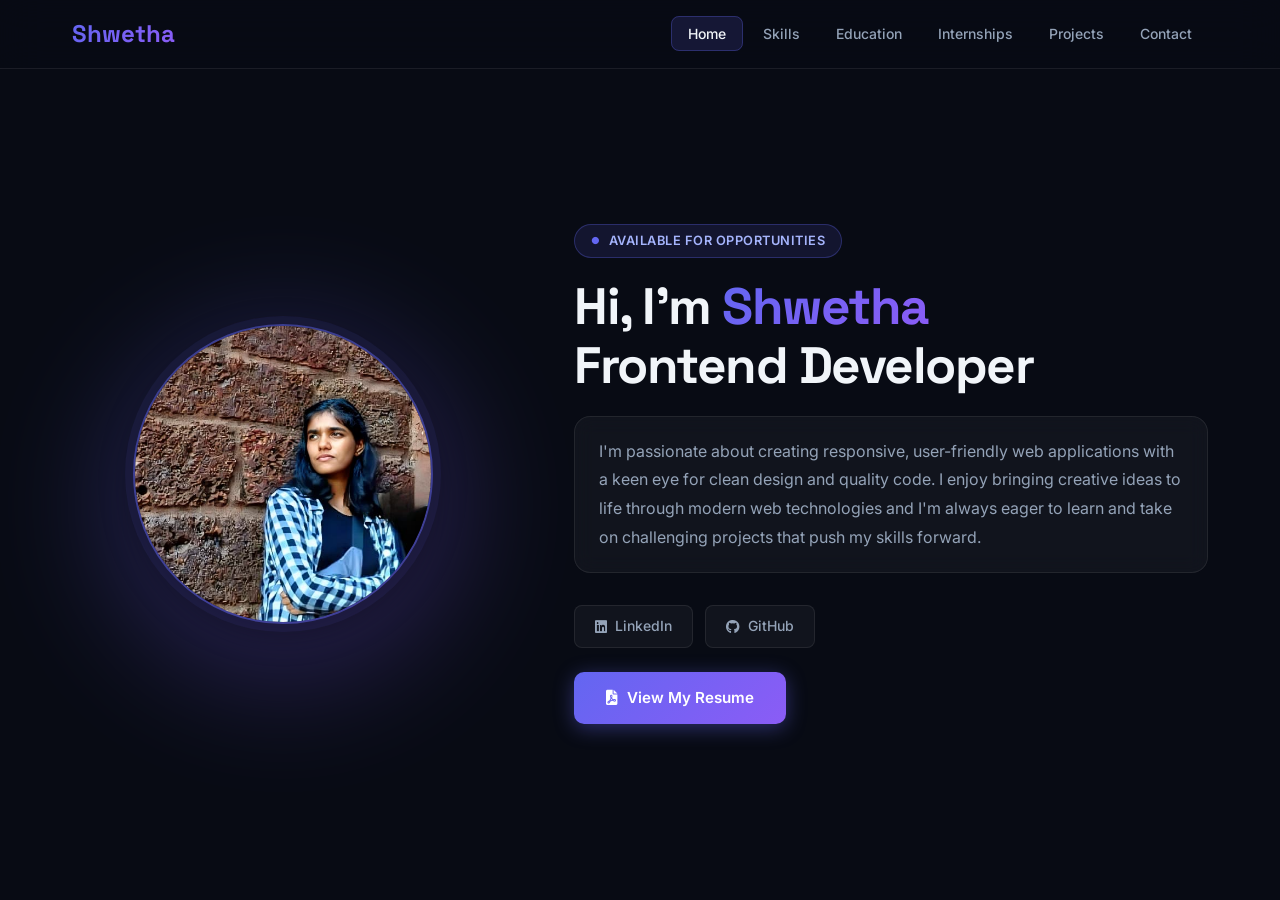
<file: index.html>
<!DOCTYPE html>
<html lang="en">
<head>
    <meta charset="UTF-8">
    <meta name="viewport" content="width=device-width, initial-scale=1.0">
    <title>Shwetha - Frontend Developer</title>
    <link rel="stylesheet" href="styles.css">
    <link href="https://cdnjs.cloudflare.com/ajax/libs/font-awesome/6.0.0/css/all.min.css" rel="stylesheet">
</head>
<body>
    <nav class="navbar">
        <div class="nav-container">
            <div class="nav-logo">
                <a href="index.html">Shwetha</a>
            </div>
            <ul class="nav-menu">
                <li class="nav-item">
                    <a href="index.html" class="nav-link active">Home</a>
                </li>
                <li class="nav-item">
                    <a href="skills.html" class="nav-link">Skills</a>
                </li>
                <li class="nav-item">
                    <a href="education.html" class="nav-link">Education</a>
                </li>
                <li class="nav-item">
                    <a href="experience.html" class="nav-link">Internships</a>
                </li>
                <li class="nav-item">
                    <a href="projects.html" class="nav-link">Projects</a>
                </li>
                <li class="nav-item">
                    <a href="contact.html" class="nav-link">Contact</a>
                </li>
            </ul>
        </div>
    </nav>

    <main class="home-container">
        <div class="home-content">
            <div class="profile-section">
                <div class="profile-image">
                    <img src="Shwetha.jpg" alt="Shwetha Profile Picture">
                </div>
            </div>
            
            <div class="intro-section">
                <div class="tag-line">Available for opportunities</div>
                <h1 class="main-heading">
                    Hi, I'm <span class="highlight">Shwetha</span><br>
                    Frontend Developer
                </h1>
                <p class="intro-text">
                    I'm passionate about creating responsive, user-friendly web applications 
                    with a keen eye for clean design and quality code. I enjoy bringing creative 
                    ideas to life through modern web technologies and I'm always eager to learn 
                    and take on challenging projects that push my skills forward.
                </p>
                
                <div class="social-buttons">
                    <a href="https://www.linkedin.com/in/shwetha-susan-gijo" target="_blank" class="social-btn linkedin">
                        <i class="fab fa-linkedin"></i>
                        LinkedIn
                    </a>
                    <a href="https://github.com/shwetha00" target="_blank" class="social-btn github">
                        <i class="fab fa-github"></i>
                        GitHub
                    </a>
                </div>
                
                <div class="resume-section">
                    <a href="https://drive.google.com/file/d/1Ie44XI8EjFwToDiZuIZ3W7lbDGUZjIp8/view?usp=drive_link" target="_blank" class="resume-btn">
                        <i class="fas fa-file-pdf"></i>
                        View My Resume
                    </a>
                </div>
            </div>
        </div>
        

    </main>

    <script src="script.js"></script>
</body>
</html>
</file>
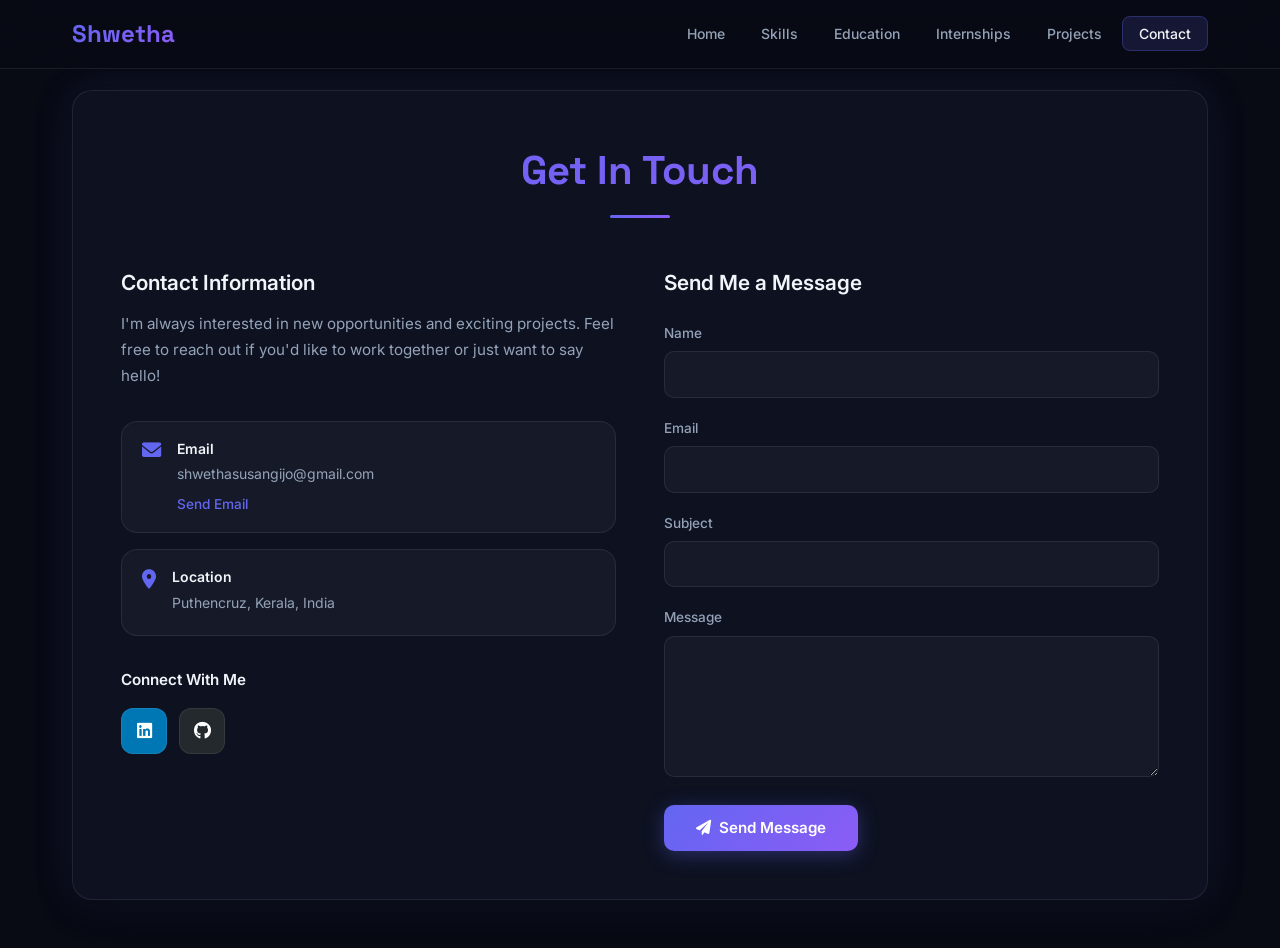
<file: contact.html>
<!DOCTYPE html>
<html lang="en">
<head>
    <meta charset="UTF-8">
    <meta name="viewport" content="width=device-width, initial-scale=1.0">
    <title>Contact - Shwetha</title>
    <link rel="stylesheet" href="styles.css">
    <link href="https://cdnjs.cloudflare.com/ajax/libs/font-awesome/6.0.0/css/all.min.css" rel="stylesheet">
    <!-- Phone number removed - Updated -->
</head>
<body>
    <nav class="navbar">
        <div class="nav-container">
            <div class="nav-logo">
                <a href="index.html">Shwetha</a>
            </div>
            <ul class="nav-menu">
                <li class="nav-item">
                    <a href="index.html" class="nav-link">Home</a>
                </li>
                <li class="nav-item">
                    <a href="skills.html" class="nav-link">Skills</a>
                </li>
                <li class="nav-item">
                    <a href="education.html" class="nav-link">Education</a>
                </li>
                <li class="nav-item">
                    <a href="experience.html" class="nav-link">Internships</a>
                </li>
                <li class="nav-item">
                    <a href="projects.html" class="nav-link">Projects</a>
                </li>
                <li class="nav-item">
                    <a href="contact.html" class="nav-link active">Contact</a>
                </li>
            </ul>
        </div>
    </nav>

    <main class="page-container">
        <div class="page-content">
            <h1 class="page-title">Get In Touch</h1>
            
            <div class="contact-container">
                <div class="contact-info">
                    <h2>Contact Information</h2>
                    <p class="contact-intro">
                        I'm always interested in new opportunities and exciting projects. 
                        Feel free to reach out if you'd like to work together or just want to say hello!
                    </p>
                    
                    <div class="contact-details">
                        <div class="contact-item">
                            <i class="fas fa-envelope"></i>
                            <div class="contact-text">
                                <h3>Email</h3>
                                <p>shwethasusangijo@gmail.com</p>
                                <a href="mailto:shwethasusangijo@gmail.com" class="contact-link">Send Email</a>
                            </div>
                        </div>
                        <div class="contact-item">
                            <i class="fas fa-map-marker-alt"></i>
                            <div class="contact-text">
                                <h3>Location</h3>
                                <p>Puthencruz, Kerala, India</p>
                            </div>
                        </div>
                    </div>
                    
                    <div class="social-links">
                        <h3>Connect With Me</h3>
                        <div class="social-icons">
                            <a href="https://linkedin.com/in/shwetha-susan-gijo" target="_blank" class="social-icon linkedin">
                                <i class="fab fa-linkedin"></i>
                            </a>
                            <a href="https://github.com/shwetha00" target="_blank" class="social-icon github">
                                <i class="fab fa-github"></i>
                            </a>
                           
                        </div>
                    </div>
                </div>
                
                <div class="contact-form">
                    <h2>Send Me a Message</h2>
                    
                    <!-- Direct Google Forms submission -->
                    <form action="https://docs.google.com/forms/u/0/d/e/1FAIpQLSdTnqwXt8hJ2opqbqXxvs2RXtYEpr2tKw6m5I7OqkZ6QoSMbQ/formResponse" method="POST" target="hidden_iframe" onsubmit="submitted=true;">
                        <div class="form-group">
                            <label for="name">Name</label>
                            <input type="text" id="name" name="entry.1421743528" required>
                        </div>
                        
                        <div class="form-group">
                            <label for="email">Email</label>
                            <input type="email" id="email" name="entry.694421261" required>
                        </div>
                        
                        <div class="form-group">
                            <label for="subject">Subject</label>
                            <input type="text" id="subject" name="entry.577368385" required>
                        </div>
                        
                        <div class="form-group">
                            <label for="message">Message</label>
                            <textarea id="message" name="entry.278806586" rows="6" required></textarea>
                        </div>
                        
                        <button type="submit" class="submit-btn">
                            <i class="fas fa-paper-plane"></i>
                            Send Message
                        </button>
                    </form>
                    
                    <!-- Hidden iframe for form submission -->
                    <iframe name="hidden_iframe" id="hidden_iframe" style="display:none;" onload="if(submitted) {showSuccessMessage();}"></iframe>
                </div>
            </div>
        </div>
    </main>

    <script src="script.js"></script>
</body>
</html>
</file>
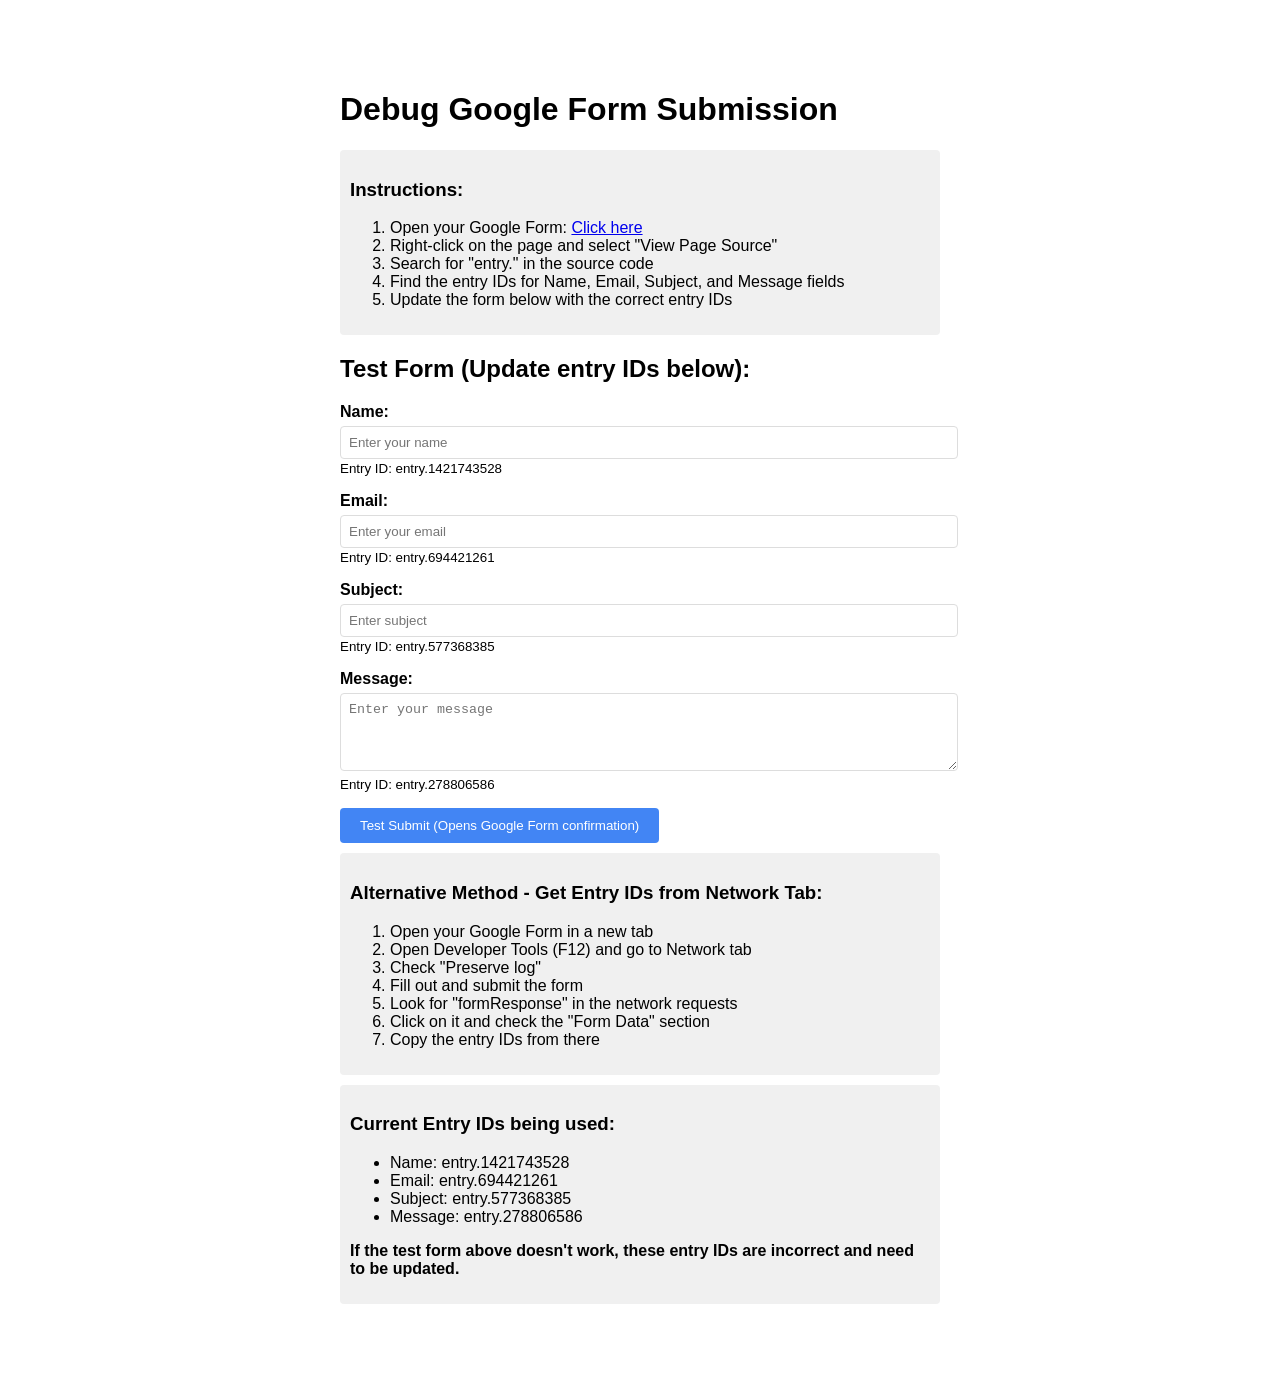
<file: debug-form.html>
<!DOCTYPE html>
<html lang="en">
<head>
    <meta charset="UTF-8">
    <meta name="viewport" content="width=device-width, initial-scale=1.0">
    <title>Debug Google Form</title>
    <style>
        body { font-family: Arial, sans-serif; max-width: 600px; margin: 50px auto; padding: 20px; }
        .form-group { margin-bottom: 15px; }
        label { display: block; margin-bottom: 5px; font-weight: bold; }
        input, textarea { width: 100%; padding: 8px; border: 1px solid #ddd; border-radius: 4px; }
        button { background: #4285f4; color: white; padding: 10px 20px; border: none; border-radius: 4px; cursor: pointer; }
        .debug { background: #f0f0f0; padding: 10px; margin: 10px 0; border-radius: 4px; }
    </style>
</head>
<body>
    <h1>Debug Google Form Submission</h1>
    
    <div class="debug">
        <h3>Instructions:</h3>
        <ol>
            <li>Open your Google Form: <a href="https://docs.google.com/forms/d/e/1FAIpQLSdTnqwXt8hJ2opqbqXxvs2RXtYEpr2tKw6m5I7OqkZ6QoSMbQ/viewform" target="_blank">Click here</a></li>
            <li>Right-click on the page and select "View Page Source"</li>
            <li>Search for "entry." in the source code</li>
            <li>Find the entry IDs for Name, Email, Subject, and Message fields</li>
            <li>Update the form below with the correct entry IDs</li>
        </ol>
    </div>

    <h2>Test Form (Update entry IDs below):</h2>
    <form action="https://docs.google.com/forms/u/0/d/e/1FAIpQLSdTnqwXt8hJ2opqbqXxvs2RXtYEpr2tKw6m5I7OqkZ6QoSMbQ/formResponse" method="POST" target="_blank">
        <div class="form-group">
            <label>Name:</label>
            <input type="text" name="entry.1421743528" placeholder="Enter your name" required>
            <small>Entry ID: entry.1421743528</small>
        </div>
        
        <div class="form-group">
            <label>Email:</label>
            <input type="email" name="entry.694421261" placeholder="Enter your email" required>
            <small>Entry ID: entry.694421261</small>
        </div>
        
        <div class="form-group">
            <label>Subject:</label>
            <input type="text" name="entry.577368385" placeholder="Enter subject" required>
            <small>Entry ID: entry.577368385</small>
        </div>
        
        <div class="form-group">
            <label>Message:</label>
            <textarea name="entry.278806586" rows="4" placeholder="Enter your message" required></textarea>
            <small>Entry ID: entry.278806586</small>
        </div>
        
        <button type="submit">Test Submit (Opens Google Form confirmation)</button>
    </form>

    <div class="debug">
        <h3>Alternative Method - Get Entry IDs from Network Tab:</h3>
        <ol>
            <li>Open your Google Form in a new tab</li>
            <li>Open Developer Tools (F12) and go to Network tab</li>
            <li>Check "Preserve log"</li>
            <li>Fill out and submit the form</li>
            <li>Look for "formResponse" in the network requests</li>
            <li>Click on it and check the "Form Data" section</li>
            <li>Copy the entry IDs from there</li>
        </ol>
    </div>

    <div class="debug">
        <h3>Current Entry IDs being used:</h3>
        <ul>
            <li>Name: entry.1421743528</li>
            <li>Email: entry.694421261</li>
            <li>Subject: entry.577368385</li>
            <li>Message: entry.278806586</li>
        </ul>
        <p><strong>If the test form above doesn't work, these entry IDs are incorrect and need to be updated.</strong></p>
    </div>
</body>
</html>
</file>
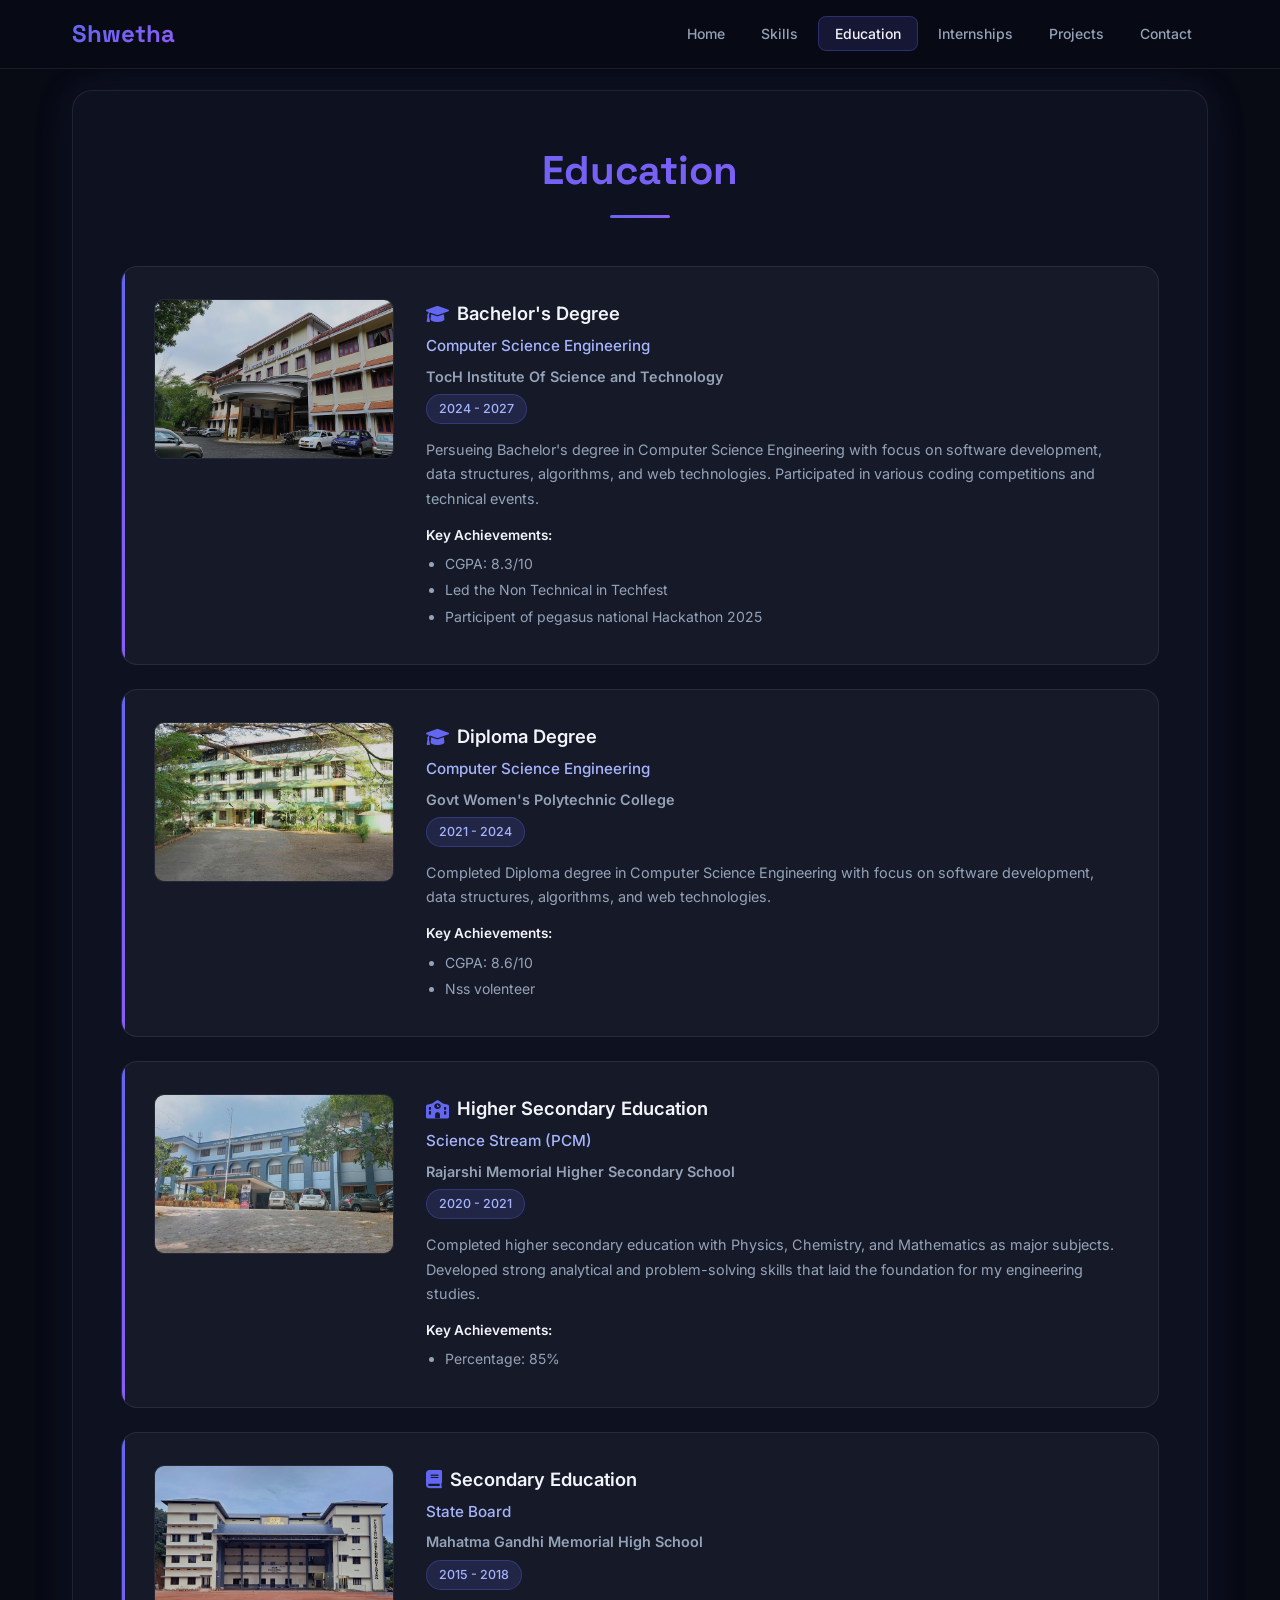
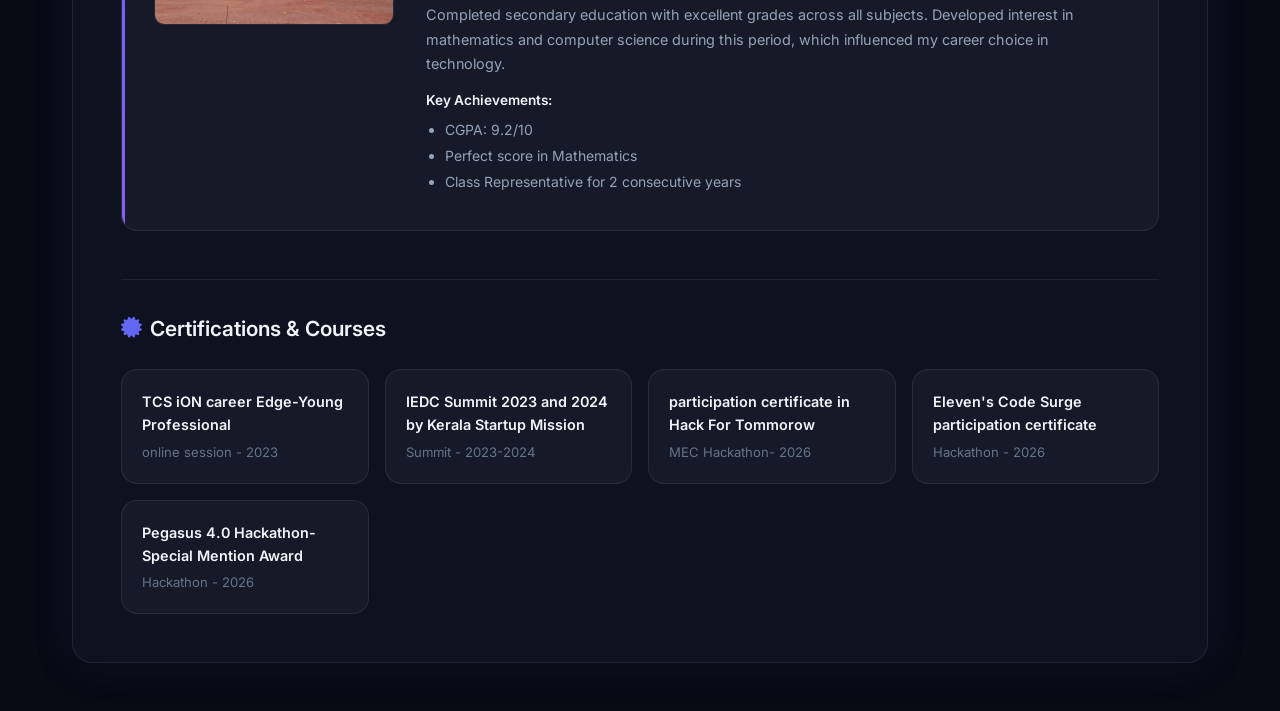
<file: education.html>
<!DOCTYPE html>
<html lang="en">
<head>
    <meta charset="UTF-8">
    <meta name="viewport" content="width=device-width, initial-scale=1.0">
    <title>Education - Shwetha</title>
    <link rel="stylesheet" href="styles.css">
    <link href="https://cdnjs.cloudflare.com/ajax/libs/font-awesome/6.0.0/css/all.min.css" rel="stylesheet">
</head>
<body>
    <nav class="navbar">
        <div class="nav-container">
            <div class="nav-logo">
                <a href="index.html">Shwetha</a>
            </div>
            <ul class="nav-menu">
                <li class="nav-item">
                    <a href="index.html" class="nav-link">Home</a>
                </li>
                <li class="nav-item">
                    <a href="skills.html" class="nav-link">Skills</a>
                </li>
                <li class="nav-item">
                    <a href="education.html" class="nav-link active">Education</a>
                </li>
                <li class="nav-item">
                    <a href="experience.html" class="nav-link">Internships</a>
                </li>
                <li class="nav-item">
                    <a href="projects.html" class="nav-link">Projects</a>
                </li>
                <li class="nav-item">
                    <a href="contact.html" class="nav-link">Contact</a>
                </li>
            </ul>
        </div>
    </nav>

    <main class="page-container">
        <div class="page-content">
            <h1 class="page-title">Education</h1>
            
            <div class="education-timeline">
                <div class="education-item">
                    <div class="education-image">
                        <img src="toch.jpg" alt="College Campus">
                    </div>
                    <div class="education-details">
                        <h2><i class="fas fa-graduation-cap"></i> Bachelor's Degree</h2>
                        <h3>Computer Science Engineering</h3>
                        <p class="institution">TocH Institute Of Science and Technology</p>
                        <p class="duration">2024 - 2027</p>
                        <p class="description">
                            Persueing Bachelor's degree in Computer Science Engineering with focus on 
                            software development, data structures, algorithms, and web technologies. 
                            Participated in various coding competitions and technical events.
                        </p>
                        <div class="achievements">
                            <h4>Key Achievements:</h4>
                            <ul>
                                <li>CGPA: 8.3/10</li>
                                <li>Led the Non Technical in Techfest</li>
                                <li>Participent of pegasus national Hackathon 2025</li>
                            </ul>
                        </div>
                    </div>
                </div>
<div class="education-timeline">
                <div class="education-item">
                    <div class="education-image">
                        <img src="poly.jpg" alt="College Campus">
                    </div>
                    <div class="education-details">
                        <h2><i class="fas fa-graduation-cap"></i> Diploma Degree</h2>
                        <h3>Computer Science Engineering</h3>
                        <p class="institution">Govt Women's Polytechnic College</p>
                        <p class="duration">2021 - 2024</p>
                        <p class="description">
                            Completed Diploma degree in Computer Science Engineering with focus on 
                            software development, data structures, algorithms, and web technologies. 

                        </p>
                        <div class="achievements">
                            <h4>Key Achievements:</h4>
                            <ul>
                                <li>CGPA: 8.6/10</li>
                                <li>Nss volenteer</li>
                            </ul>
                        </div>
                    </div>
                </div>

                <div class="education-item">
                    <div class="education-image">
                        <img src="rmh.jpeg" alt="School Building">
                    </div>
                    <div class="education-details">
                        <h2><i class="fas fa-school"></i> Higher Secondary Education</h2>
                        <h3>Science Stream (PCM)</h3>
                        <p class="institution">Rajarshi Memorial Higher Secondary School</p>
                        <p class="duration">2020 - 2021</p>
                        <p class="description">
                            Completed higher secondary education with Physics, Chemistry, and Mathematics 
                            as major subjects. Developed strong analytical and problem-solving skills 
                            that laid the foundation for my engineering studies.
                        </p>
                        <div class="achievements">
                            <h4>Key Achievements:</h4>
                            <ul>
                                <li>Percentage: 85%</li>
                            
                            </ul>
                        </div>
                    </div>
                </div>

                <div class="education-item">
                    <div class="education-image">
                        <img src="mgmh.jpeg" alt="School Building">
                    </div>
                    <div class="education-details">
                        <h2><i class="fas fa-book"></i> Secondary Education</h2>
                        <h3>State Board</h3>
                        <p class="institution"> Mahatma Gandhi Memorial High School</p>
                        <p class="duration">2015 - 2018</p>
                        <p class="description">
                            Completed secondary education with excellent grades across all subjects. 
                            Developed interest in mathematics and computer science during this period, 
                            which influenced my career choice in technology.
                        </p>
                        <div class="achievements">
                            <h4>Key Achievements:</h4>
                            <ul>
                                <li>CGPA: 9.2/10</li>
                                <li>Perfect score in Mathematics</li>
                                <li>Class Representative for 2 consecutive years</li>
                            </ul>
                        </div>
                    </div>
                </div>
            </div>

            <div class="certifications">
                <h2><i class="fas fa-certificate"></i> Certifications & Courses</h2>
                <div class="cert-grid">
                    <div class="cert-item">
                        <h3>TCS iON career Edge-Young Professional</h3>
                        <p>online session - 2023</p>
                    </div>
                    <div class="cert-item">
                        <h3>IEDC Summit 2023 and 2024 by Kerala Startup Mission</h3>
                        <p>Summit - 2023-2024</p>
                    </div>
                    <div class="cert-item">
                        <h3>participation certificate in Hack For Tommorow</h3>
                        <p>MEC Hackathon- 2026</p>
                    </div>
                    <div class="cert-item">
                        <h3>Eleven's Code Surge participation certificate</h3>
                        <p>Hackathon - 2026</p>
                    </div>
                    <div class="cert-item">
                        <h3>Pegasus 4.0 Hackathon-Special Mention Award</h3>
                        <p>Hackathon - 2026</p>
                    </div>
                </div>
            </div>
        </div>
    </main>

    <script src="script.js"></script>
</body>
</html>
</file>
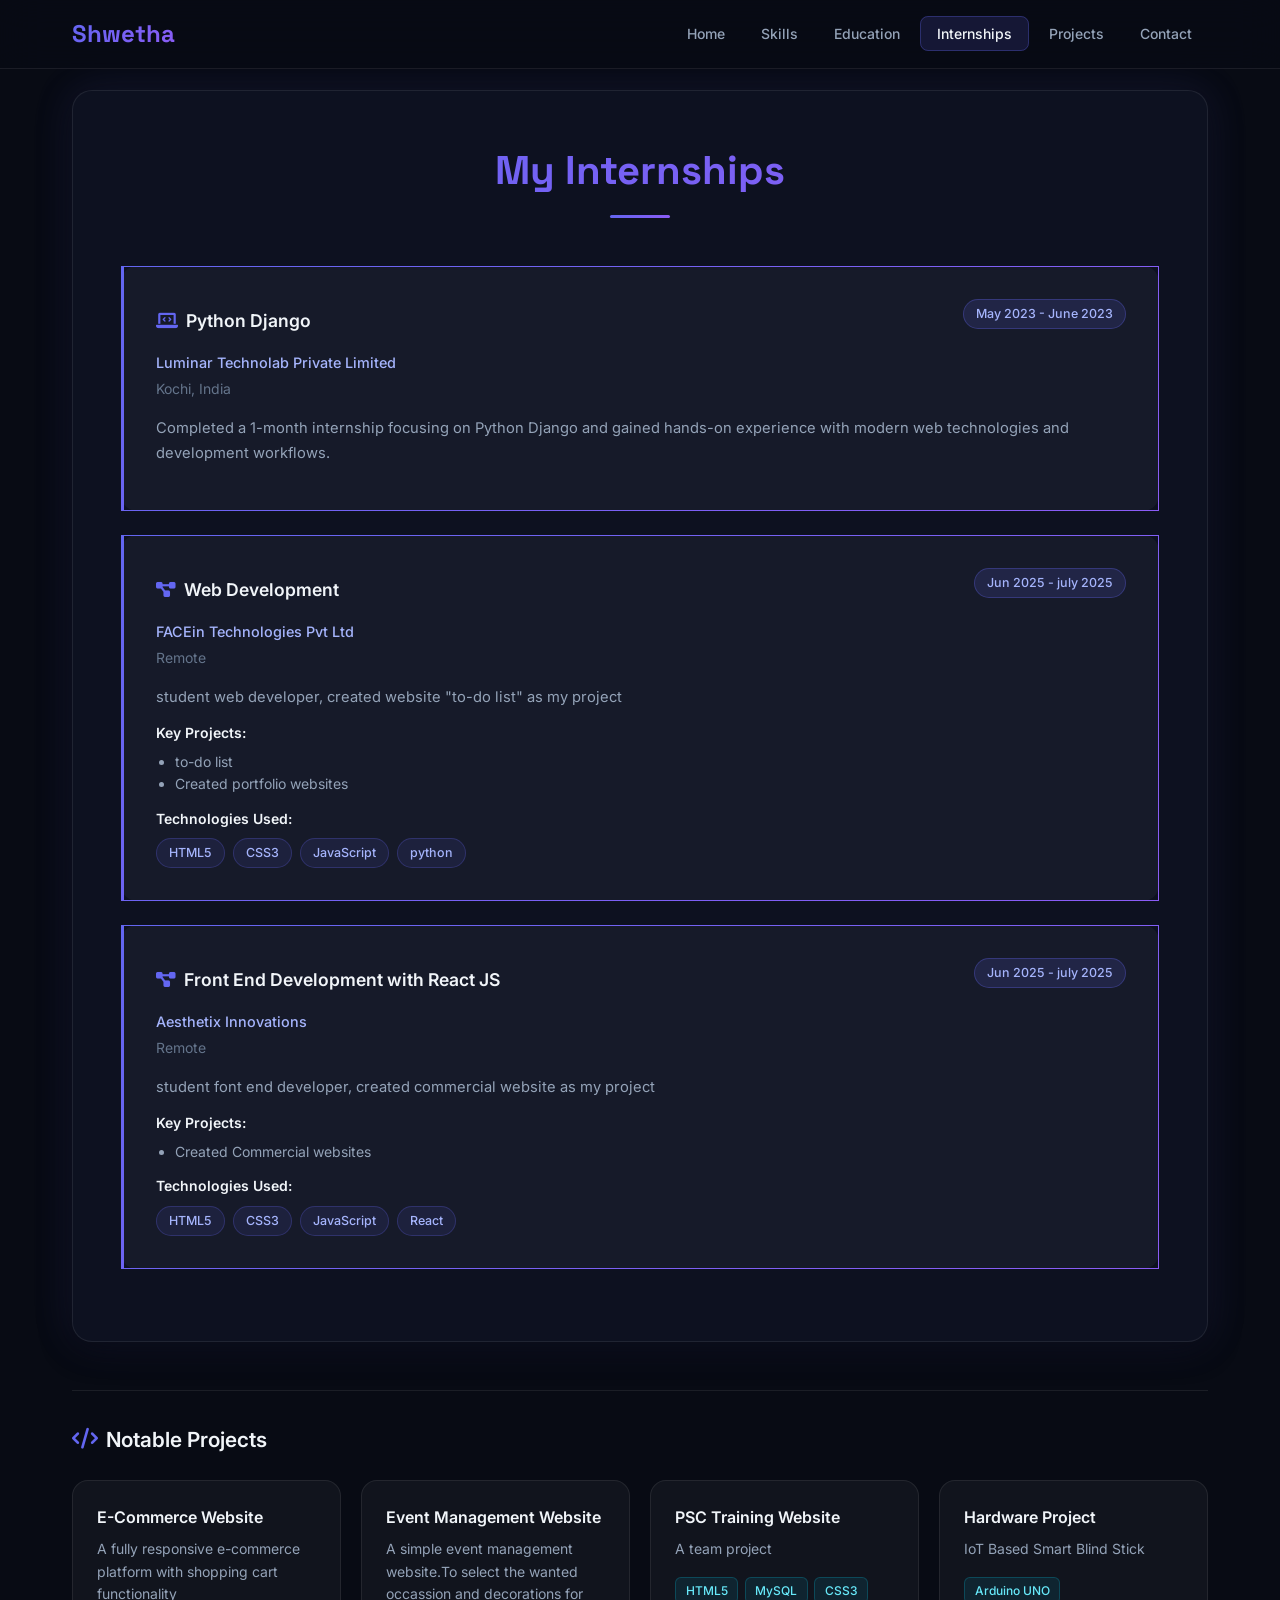
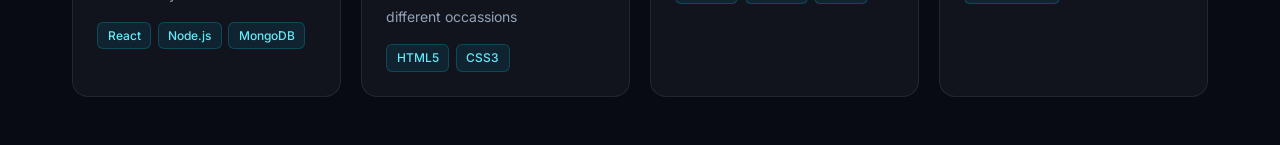
<file: experience.html>
<!DOCTYPE html>
<html lang="en">
<head>
    <meta charset="UTF-8">
    <meta name="viewport" content="width=device-width, initial-scale=1.0">
    <title>Internships - Shwetha</title>
    <link rel="stylesheet" href="styles.css">
    <link href="https://cdnjs.cloudflare.com/ajax/libs/font-awesome/6.0.0/css/all.min.css" rel="stylesheet">
</head>
<body>
    <nav class="navbar">
        <div class="nav-container">
            <div class="nav-logo">
                <a href="index.html">Shwetha</a>
            </div>
            <ul class="nav-menu">
                <li class="nav-item">
                    <a href="index.html" class="nav-link">Home</a>
                </li>
                <li class="nav-item">
                    <a href="skills.html" class="nav-link">Skills</a>
                </li>
                <li class="nav-item">
                    <a href="education.html" class="nav-link">Education</a>
                </li>
                <li class="nav-item">
                    <a href="experience.html" class="nav-link active">Internships</a>
                </li>
                <li class="nav-item">
                    <a href="projects.html" class="nav-link">Projects</a>
                </li>
                <li class="nav-item">
                    <a href="contact.html" class="nav-link">Contact</a>
                </li>
            </ul>
        </div>
    </nav>

    <main class="page-container">
        <div class="page-content">
            <h1 class="page-title">My Internships</h1>
            
                    

                <div class="experience-item">
                    <div class="experience-header">
                        <h2><i class="fas fa-laptop-code"></i> Python Django</h2>
                        <span class="duration">May 2023 - June 2023</span>
                    </div>
                    <h3>Luminar Technolab Private Limited</h3>
                    <p class="location">Kochi, India</p>
                    <div class="experience-description">
                        <p>
                            Completed a 1-month internship focusing on Python Django and 
                            gained hands-on experience with modern web technologies and development workflows.
                        </p>
                        
                        
                    </div>
                </div>

                <div class="experience-item">
                    <div class="experience-header">
                        <h2><i class="fas fa-project-diagram"></i> Web Development</h2>
                        <span class="duration">Jun 2025 - july 2025</span>
                    </div>
                    <h3>FACEin Technologies Pvt Ltd</h3>
                    <p class="location">Remote</p>
                    <div class="experience-description">
                        <p>
                         student web developer, created website "to-do list" as my project
                        </p>
                        <h4>Key Projects:</h4>
                        <ul>
                            <li>to-do list</li>
                            <li>Created portfolio websites </li>
                        </ul>
                        <h4>Technologies Used:</h4>
                        <div class="tech-tags">
                            <span>HTML5</span>
                            <span>CSS3</span>
                            <span>JavaScript</span>
                            <span>python</span>
                        </div>
                    </div>
                </div>

                <div class="experience-item">
                    <div class="experience-header">
                        <h2><i class="fas fa-project-diagram"></i>Front End Development with React JS</h2>
                        <span class="duration">Jun 2025 - july 2025</span>
                    </div>
                    <h3>Aesthetix Innovations</h3>
                    <p class="location">Remote</p>
                    <div class="experience-description">
                        <p>
                         student font end developer, created commercial website  as my project
                        </p>
                        <h4>Key Projects:</h4>
                        <ul>
                            
                            <li>Created Commercial websites </li>
                        </ul>
                        <h4>Technologies Used:</h4>
                        <div class="tech-tags">
                            <span>HTML5</span>
                            <span>CSS3</span>
                            <span>JavaScript</span>
                            <span>React</span>
                        </div>
                    </div>
                </div>
            </div>

            <div class="projects-section">
                <h2><i class="fas fa-code"></i> Notable Projects</h2>
                <div class="projects-grid">
                    <div class="project-item">
                        <h3>E-Commerce Website</h3>
                        <p>A fully responsive e-commerce platform with shopping cart functionality</p>
                        <div class="project-tech">
                            <span>React</span>
                            <span>Node.js</span>
                            <span>MongoDB</span>
                        </div>
                    </div>
                    <div class="project-item">
                        <h3>Event Management Website</h3>
                        <p>A simple event management website.To select the wanted occassion and decorations for different occassions</p>
                        <div class="project-tech">
                            <span>HTML5</span>
                            <span>CSS3</span>
                            
                        </div>
                    </div>
                    <div class="project-item">
                        <h3>PSC Training Website</h3>
                        <p>A team project</p>
                        <div class="project-tech">
                            <span>HTML5</span>
                            <span>MySQL</span>
                            <span>CSS3</span>
                        </div>
                    </div>
                    <div class="project-item">
                        <h3>Hardware Project</h3>
                        <p>IoT Based Smart Blind Stick</p>
                        <div class="project-tech">
                            <span>Arduino UNO</span>
                        </div>
                    </div>
                </div>
            </div>
        </div>
    </main>

    <script src="script.js"></script>
</body>
</html>
</file>
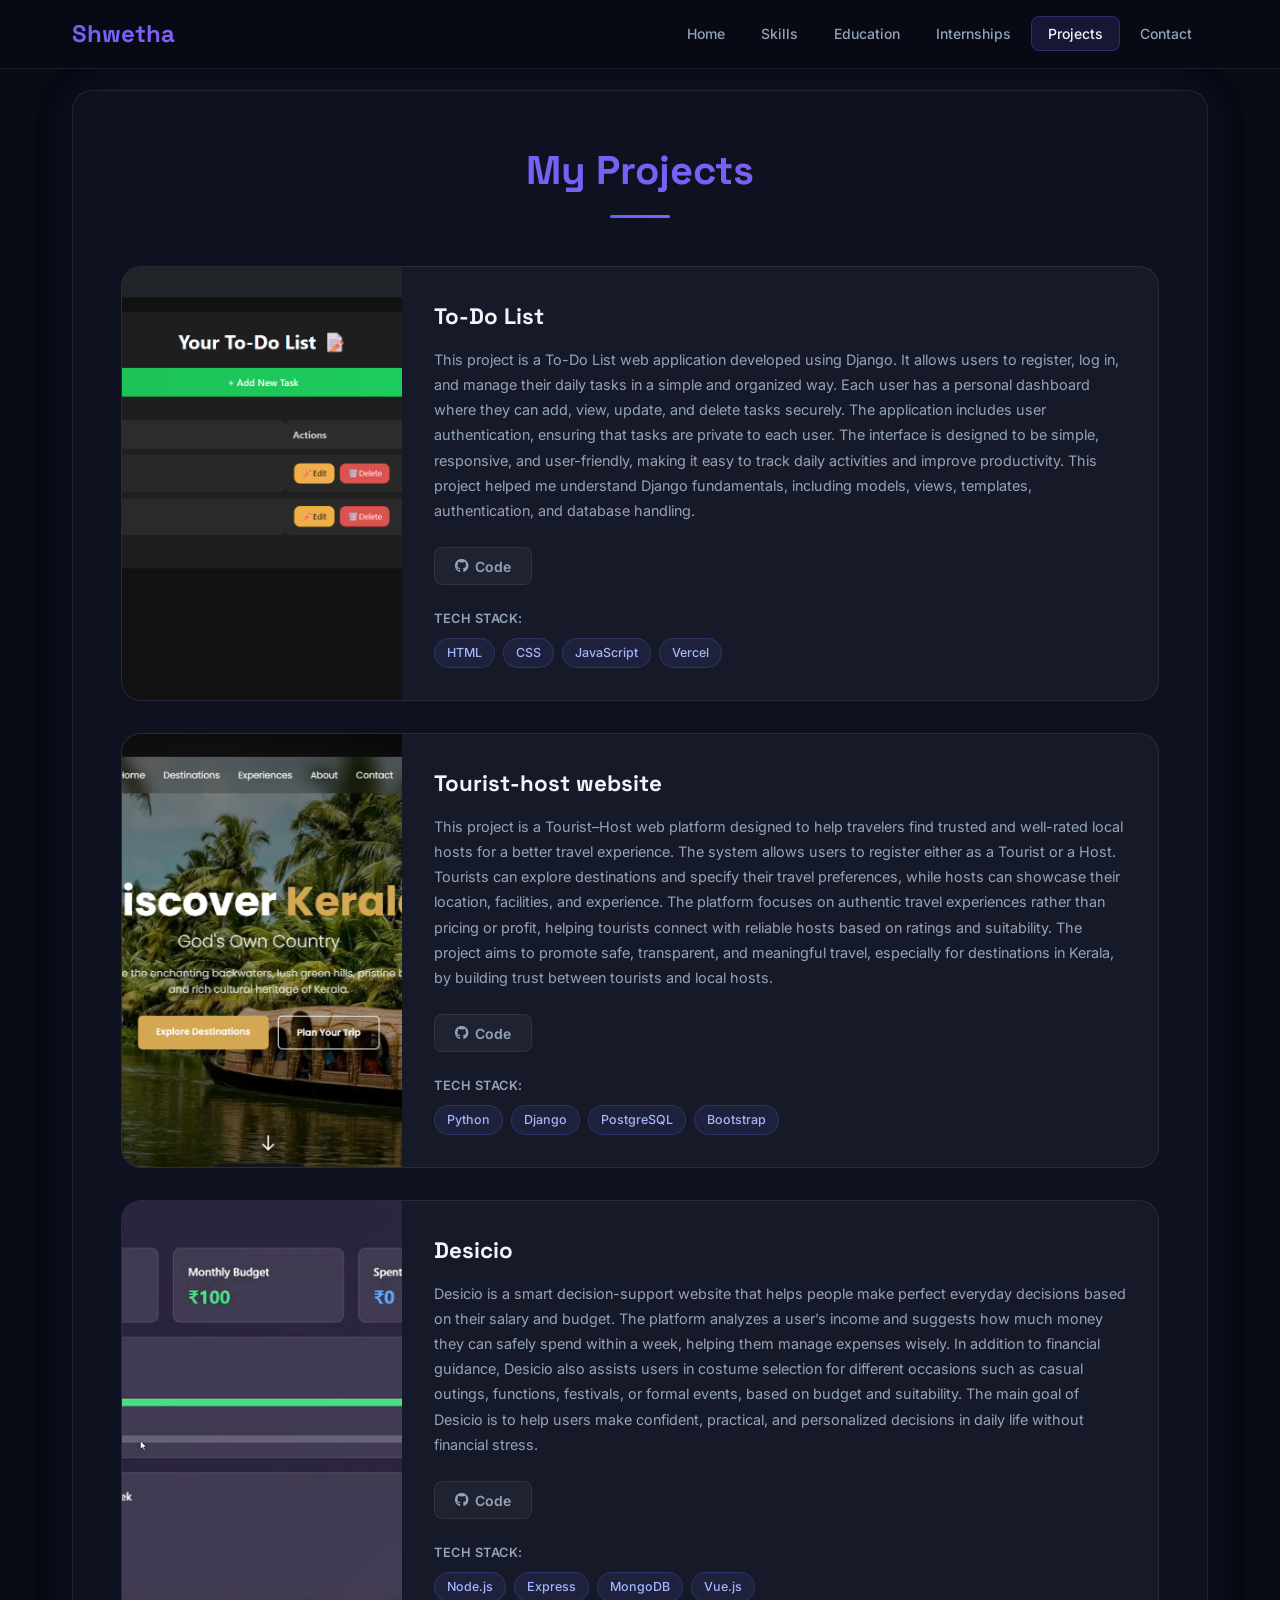
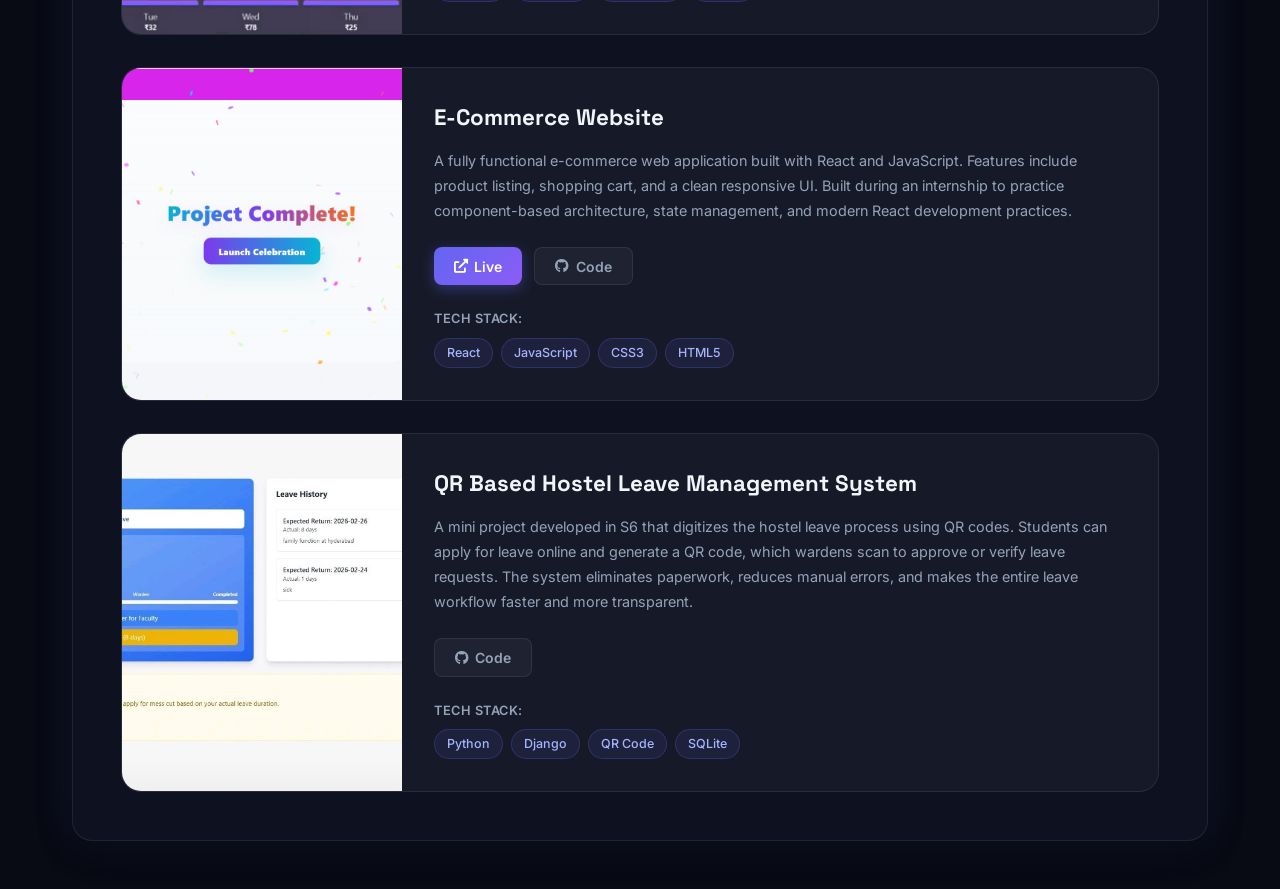
<file: projects.html>
<!DOCTYPE html>
<html lang="en">
<head>
    <meta charset="UTF-8">
    <meta name="viewport" content="width=device-width, initial-scale=1.0">
    <title>Projects - Shwetha</title>
    <link rel="stylesheet" href="styles.css">
    <link href="https://cdnjs.cloudflare.com/ajax/libs/font-awesome/6.0.0/css/all.min.css" rel="stylesheet">
</head>
<body>
    <nav class="navbar">
        <div class="nav-container">
            <div class="nav-logo">
                <a href="index.html">Shwetha</a>
            </div>
            <ul class="nav-menu">
                <li class="nav-item">
                    <a href="index.html" class="nav-link">Home</a>
                </li>
                <li class="nav-item">
                    <a href="skills.html" class="nav-link">Skills</a>
                </li>
                <li class="nav-item">
                    <a href="education.html" class="nav-link">Education</a>
                </li>
                <li class="nav-item">
                    <a href="experience.html" class="nav-link">Internships</a>
                </li>
                <li class="nav-item">
                    <a href="projects.html" class="nav-link active">Projects</a>
                </li>
                <li class="nav-item">
                    <a href="contact.html" class="nav-link">Contact</a>
                </li>
            </ul>
        </div>
    </nav>

    <main class="page-container">
        <div class="page-content">
            <h1 class="page-title">My Projects</h1>
            
            <div class="projects-container">
                <!-- Project 1 -->
                <div class="project-item">
                    <div class="project-image">
                        <img src="project1.png" alt="Project 1" class="project-img">
                    </div>
                    <div class="project-content">
                        <h3 class="project-title">To-Do List</h3>
                        <p class="project-description">
                            This project is a To-Do List web application developed using Django. It allows users to register, log in, and manage their daily tasks in a simple and organized way. Each user has a personal dashboard where they can add, view, update, and delete tasks securely.

The application includes user authentication, ensuring that tasks are private to each user. The interface is designed to be simple, responsive, and user-friendly, making it easy to track daily activities and improve productivity.

This project helped me understand Django fundamentals, including models, views, templates, authentication, and database handling.
                        </p>
                        <div class="project-buttons">
                           
                            <button class="project-btn code-btn" onclick="window.open('https://github.com/Shwetha00/to-doList-project.git', '_blank')">
                                <i class="fab fa-github"></i>
                                Code
                            </button>
                        </div>
                        <div class="tech-stack">
                            <h4>Tech Stack:</h4>
                            <div class="tech-tags">
                                <span class="tech-tag">HTML</span>
                                <span class="tech-tag">CSS</span>
                                <span class="tech-tag">JavaScript</span>
                                <span class="tech-tag">Vercel</span>
                            </div>
                        </div>
                    </div>
                </div>

                <!-- Project 2 -->
                <div class="project-item">
                    <div class="project-image">
                        <img src="project2.png" alt="Project 2" class="project-img">
                    </div>
                    <div class="project-content">
                        <h3 class="project-title">Tourist-host website</h3>
                        <p class="project-description">
                            This project is a Tourist–Host web platform designed to help travelers find trusted and well-rated local hosts for a better travel experience. The system allows users to register either as a Tourist or a Host.

Tourists can explore destinations and specify their travel preferences, while hosts can showcase their location, facilities, and experience. The platform focuses on authentic travel experiences rather than pricing or profit, helping tourists connect with reliable hosts based on ratings and suitability.

The project aims to promote safe, transparent, and meaningful travel, especially for destinations in Kerala, by building trust between tourists and local hosts.
                        </p>
                        <div class="project-buttons">
                           
                            <button class="project-btn code-btn" onclick="window.open('#', '_blank')">
                                <i class="fab fa-github"></i>
                                Code
                            </button>
                        </div>
                        <div class="tech-stack">
                            <h4>Tech Stack:</h4>
                            <div class="tech-tags">
                                <span class="tech-tag">Python</span>
                                <span class="tech-tag">Django</span>
                                <span class="tech-tag">PostgreSQL</span>
                                <span class="tech-tag">Bootstrap</span>
                            </div>
                        </div>
                    </div>
                </div>

                <!-- Project 3 -->
                <div class="project-item">
                    <div class="project-image">
                        <img src="project3.png" alt="Project 3" class="project-img">
                    </div>
                    <div class="project-content">
                        <h3 class="project-title">Desicio</h3>
                        <p class="project-description">
                            Desicio is a smart decision-support website that helps people make perfect everyday decisions based on their salary and budget. The platform analyzes a user’s income and suggests how much money they can safely spend within a week, helping them manage expenses wisely.

In addition to financial guidance, Desicio also assists users in costume selection for different occasions such as casual outings, functions, festivals, or formal events, based on budget and suitability.

The main goal of Desicio is to help users make confident, practical, and personalized decisions in daily life without financial stress.
                        </p>
                        <div class="project-buttons">
                           
                            <button class="project-btn code-btn" onclick="window.open('https://github.com/swathihnair/deciso.git', '_blank')">
                                <i class="fab fa-github"></i>
                                Code
                            </button>
                        </div>
                        <div class="tech-stack">
                            <h4>Tech Stack:</h4>
                            <div class="tech-tags">
                                <span class="tech-tag">Node.js</span>
                                <span class="tech-tag">Express</span>
                                <span class="tech-tag">MongoDB</span>
                                <span class="tech-tag">Vue.js</span>
                            </div>
                        </div>
                    </div>
                </div>
                <!-- Project 4 -->
                <div class="project-item">
                    <div class="project-image">
                        <img src="ReactProject.png" alt="E-Commerce Website" class="project-img">
                    </div>
                    <div class="project-content">
                        <h3 class="project-title">E-Commerce Website</h3>
                        <p class="project-description">
                            A fully functional e-commerce web application built with React and JavaScript. 
                            Features include product listing, shopping cart, and a clean responsive UI. 
                            Built during an internship to practice component-based architecture, 
                            state management, and modern React development practices.
                        </p>
                        <div class="project-buttons">
                            <button class="project-btn live-btn" onclick="window.open('https://react-intership.vercel.app', '_blank')">
                                <i class="fas fa-external-link-alt"></i>
                                Live
                            </button>
                            <button class="project-btn code-btn" onclick="window.open('https://github.com/Shwetha00/React-Intership.git', '_blank')">
                                <i class="fab fa-github"></i>
                                Code
                            </button>
                        </div>
                        <div class="tech-stack">
                            <h4>Tech Stack:</h4>
                            <div class="tech-tags">
                                <span class="tech-tag">React</span>
                                <span class="tech-tag">JavaScript</span>
                                <span class="tech-tag">CSS3</span>
                                <span class="tech-tag">HTML5</span>
                            </div>
                        </div>
                    </div>
                </div>
                <!-- Project 5 -->
                <div class="project-item">
                    <div class="project-image">
                        <img src="miniProject.jpeg" alt="QR Hostel Leave Management" class="project-img">
                    </div>
                    <div class="project-content">
                        <h3 class="project-title">QR Based Hostel Leave Management System</h3>
                        <p class="project-description">
                            A mini project developed in S6 that digitizes the hostel leave process using QR codes. 
                            Students can apply for leave online and generate a QR code, which wardens scan to 
                            approve or verify leave requests. The system eliminates paperwork, reduces manual 
                            errors, and makes the entire leave workflow faster and more transparent.
                        </p>
                        <div class="project-buttons">
                            
                            <button class="project-btn code-btn" onclick="window.open('https://github.com/Shwetha00/MiniS6Project.git', '_blank')">
                                <i class="fab fa-github"></i>
                                Code
                            </button>
                        </div>
                        <div class="tech-stack">
                            <h4>Tech Stack:</h4>
                            <div class="tech-tags">
                                <span class="tech-tag">Python</span>
                                <span class="tech-tag">Django</span>
                                <span class="tech-tag">QR Code</span>
                                <span class="tech-tag">SQLite</span>
                            </div>
                        </div>
                    </div>
                </div>
            </div>
        </div>
    </main>

    <script src="script.js"></script>
</body>
</html>
</file>
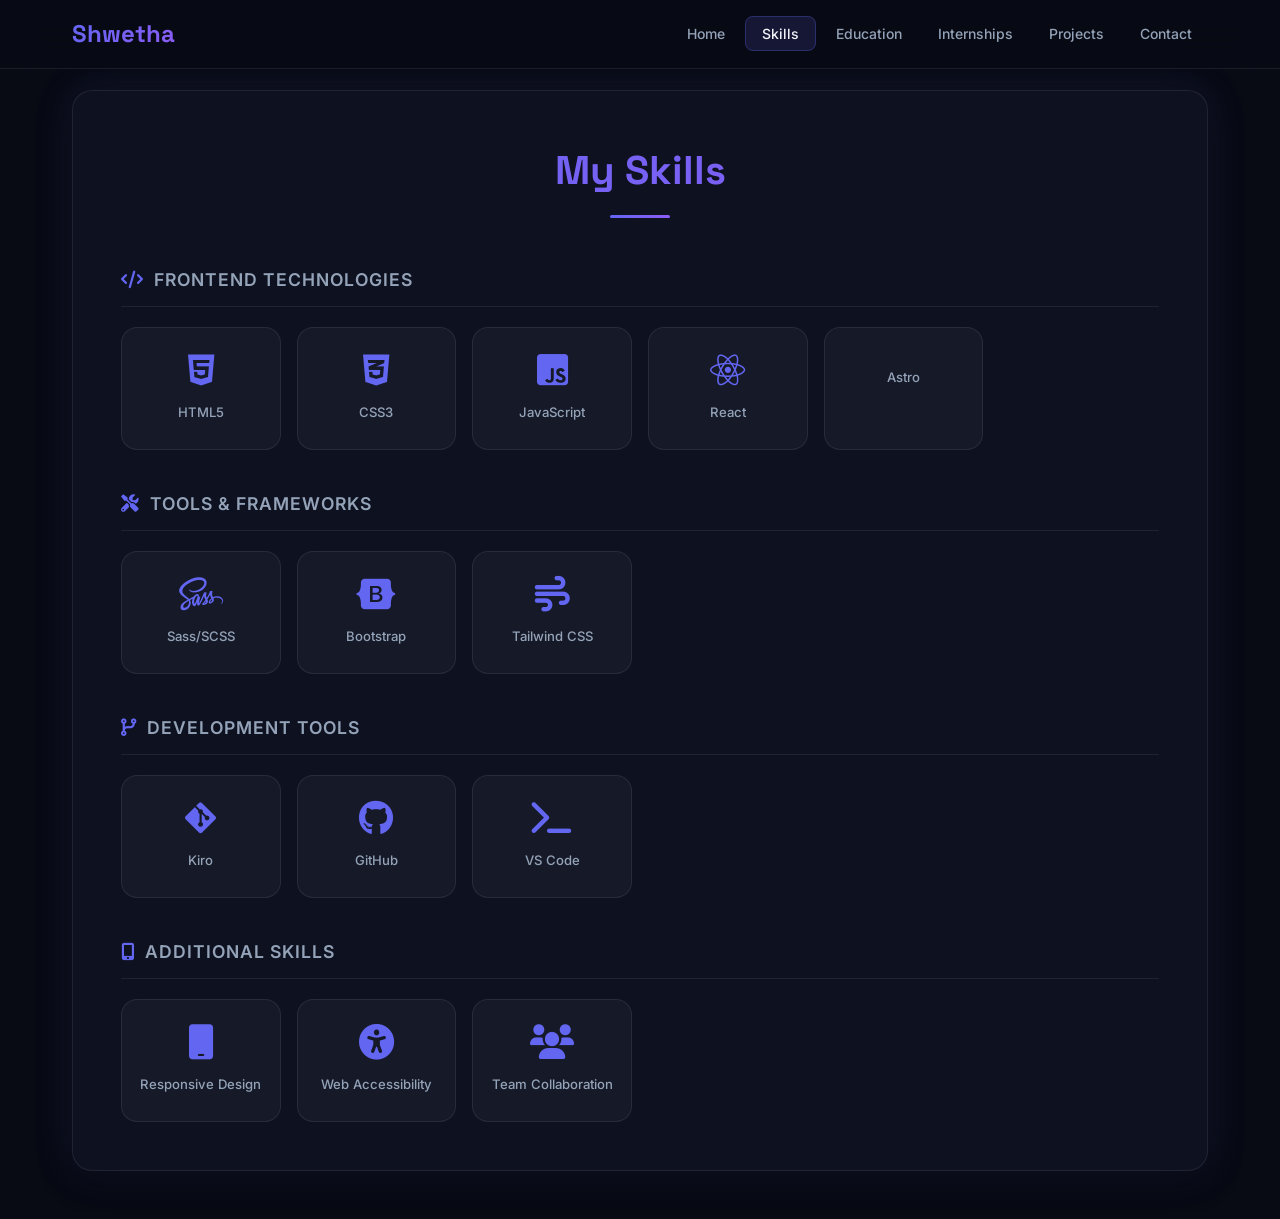
<file: skills.html>
<!DOCTYPE html>
<html lang="en">
<head>
    <meta charset="UTF-8">
    <meta name="viewport" content="width=device-width, initial-scale=1.0">
    <title>Skills - Shwetha</title>
    <link rel="stylesheet" href="styles.css">
    <link href="https://cdnjs.cloudflare.com/ajax/libs/font-awesome/6.0.0/css/all.min.css" rel="stylesheet">
</head>
<body>
    <nav class="navbar">
        <div class="nav-container">
            <div class="nav-logo">
                <a href="index.html">Shwetha</a>
            </div>
            <ul class="nav-menu">
                <li class="nav-item">
                    <a href="index.html" class="nav-link">Home</a>
                </li>
                <li class="nav-item">
                    <a href="skills.html" class="nav-link active">Skills</a>
                </li>
                <li class="nav-item">
                    <a href="education.html" class="nav-link">Education</a>
                </li>
                <li class="nav-item">
                    <a href="experience.html" class="nav-link">Internships</a>
                </li>
                <li class="nav-item">
                    <a href="projects.html" class="nav-link">Projects</a>
                </li>
                <li class="nav-item">
                    <a href="contact.html" class="nav-link">Contact</a>
                </li>
            </ul>
        </div>
    </nav>

    <main class="page-container">
        <div class="page-content">
            <h1 class="page-title">My Skills</h1>
            
            <div class="skills-container">
                <div class="skills-category">
                    <h2><i class="fas fa-code"></i> Frontend Technologies</h2>
                    <div class="skills-grid">
                        <div class="skill-item">
                            <i class="fab fa-html5"></i>
                            <span>HTML5</span>
                        </div>
                        <div class="skill-item">
                            <i class="fab fa-css3-alt"></i>
                            <span>CSS3</span>
                        </div>
                        <div class="skill-item">
                            <i class="fab fa-js-square"></i>
                            <span>JavaScript</span>
                        </div>
                        <div class="skill-item">
                            <i class="fab fa-react"></i>
                            <span>React</span>
                        </div>
                        <div class="skill-item">
                            <i class="fab fa-vue"></i>
                            <span>Astro</span>
                        </div>
                        
                    </div>
                </div>

                <div class="skills-category">
                    <h2><i class="fas fa-tools"></i> Tools & Frameworks</h2>
                    <div class="skills-grid">
                        <div class="skill-item">
                            <i class="fab fa-sass"></i>
                            <span>Sass/SCSS</span>
                        </div>
                        <div class="skill-item">
                            <i class="fab fa-bootstrap"></i>
                            <span>Bootstrap</span>
                        </div>
                        <div class="skill-item">
                            <i class="fas fa-wind"></i>
                            <span>Tailwind CSS</span>
                        </div>
                        
                       
                    </div>
                </div>

                <div class="skills-category">
                    <h2><i class="fas fa-code-branch"></i> Development Tools</h2>
                    <div class="skills-grid">
                        <div class="skill-item">
                            <i class="fab fa-git-alt"></i>
                            <span>Kiro</span>
                        </div>
                        <div class="skill-item">
                            <i class="fab fa-github"></i>
                            <span>GitHub</span>
                        </div>
                        <div class="skill-item">
                            <i class="fas fa-terminal"></i>
                            <span>VS Code</span>
                        </div>
                        
                        
                    </div>
                </div>

                <div class="skills-category">
                    <h2><i class="fas fa-mobile-alt"></i> Additional Skills</h2>
                    <div class="skills-grid">
                        <div class="skill-item">
                            <i class="fas fa-mobile"></i>
                            <span>Responsive Design</span>
                        </div>
                        <div class="skill-item">
                            <i class="fas fa-universal-access"></i>
                            <span>Web Accessibility</span>
                        </div>
                        <div class="skill-item">
                            <i class="fas fa-users"></i>
                            <span>Team Collaboration</span>
                        </div>
                    </div>
                </div>
            </div>
        </div>
    </main>

    <script src="script.js"></script>
</body>
</html>
</file>
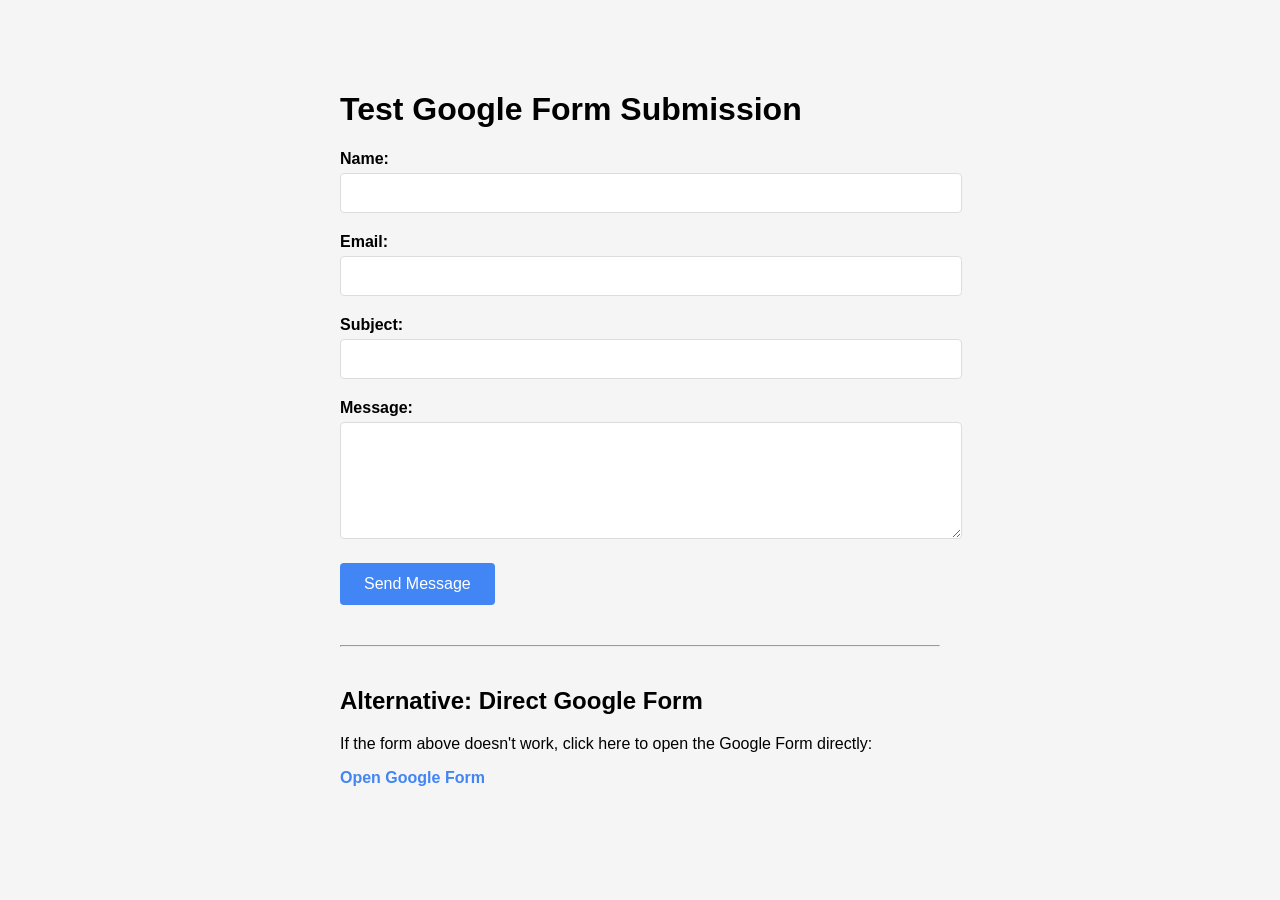
<file: test-form.html>
<!DOCTYPE html>
<html lang="en">
<head>
    <meta charset="UTF-8">
    <meta name="viewport" content="width=device-width, initial-scale=1.0">
    <title>Test Google Form</title>
    <style>
        body {
            font-family: Arial, sans-serif;
            max-width: 600px;
            margin: 50px auto;
            padding: 20px;
            background: #f5f5f5;
        }
        .form-group {
            margin-bottom: 20px;
        }
        label {
            display: block;
            margin-bottom: 5px;
            font-weight: bold;
        }
        input, textarea {
            width: 100%;
            padding: 10px;
            border: 1px solid #ddd;
            border-radius: 4px;
            font-size: 16px;
        }
        button {
            background: #4285f4;
            color: white;
            padding: 12px 24px;
            border: none;
            border-radius: 4px;
            font-size: 16px;
            cursor: pointer;
        }
        button:hover {
            background: #3367d6;
        }
    </style>
</head>
<body>
    <h1>Test Google Form Submission</h1>
    
    <form action="https://docs.google.com/forms/u/0/d/e/1FAIpQLSdTnqwXt8hJ2opqbqXxvs2RXtYEpr2tKw6m5I7OqkZ6QoSMbQ/formResponse" method="POST" target="_blank">
        <div class="form-group">
            <label for="name">Name:</label>
            <input type="text" id="name" name="entry.1421743528" required>
        </div>
        
        <div class="form-group">
            <label for="email">Email:</label>
            <input type="email" id="email" name="entry.694421261" required>
        </div>
        
        <div class="form-group">
            <label for="subject">Subject:</label>
            <input type="text" id="subject" name="entry.577368385" required>
        </div>
        
        <div class="form-group">
            <label for="message">Message:</label>
            <textarea id="message" name="entry.278806586" rows="5" required></textarea>
        </div>
        
        <button type="submit">Send Message</button>
    </form>
    
    <hr style="margin: 40px 0;">
    
    <h2>Alternative: Direct Google Form</h2>
    <p>If the form above doesn't work, click here to open the Google Form directly:</p>
    <a href="https://docs.google.com/forms/d/e/1FAIpQLSdTnqwXt8hJ2opqbqXxvs2RXtYEpr2tKw6m5I7OqkZ6QoSMbQ/viewform" target="_blank" style="color: #4285f4; text-decoration: none; font-weight: bold;">Open Google Form</a>
</body>
</html>
</file>
<file: styles.css>
@import url('https://fonts.googleapis.com/css2?family=Inter:wght@300;400;500;600;700&family=Space+Grotesk:wght@400;500;600;700&display=swap');

* { margin: 0; padding: 0; box-sizing: border-box; }

:root {
    --bg: #080b14;
    --bg2: #0d1120;
    --bg3: #111827;
    --glass: rgba(255,255,255,0.04);
    --glass-border: rgba(255,255,255,0.08);
    --accent: #6366f1;
    --accent2: #8b5cf6;
    --accent3: #06b6d4;
    --grad: linear-gradient(135deg, #6366f1, #8b5cf6);
    --grad2: linear-gradient(135deg, #06b6d4, #6366f1);
    --text: #f1f5f9;
    --text2: #94a3b8;
    --text3: #64748b;
    --radius: 16px;
    --shadow: 0 8px 32px rgba(0,0,0,0.4);
    --glow: 0 0 40px rgba(99,102,241,0.15);
}

html { scroll-behavior: smooth; }

body {
    font-family: 'Inter', sans-serif;
    background: var(--bg);
    color: var(--text);
    line-height: 1.6;
    overflow-x: hidden;
}

/* ── NAVBAR ── */
.navbar {
    position: fixed; top: 0; width: 100%; z-index: 1000;
    padding: 0;
    background: rgba(8,11,20,0.8);
    backdrop-filter: blur(20px);
    -webkit-backdrop-filter: blur(20px);
    border-bottom: 1px solid var(--glass-border);
}

.nav-container {
    max-width: 1200px; margin: 0 auto;
    padding: 0 2rem;
    display: flex; justify-content: space-between; align-items: center;
    height: 68px;
}

.nav-logo a {
    font-family: 'Space Grotesk', sans-serif;
    font-size: 1.5rem; font-weight: 700;
    text-decoration: none;
    background: var(--grad);
    -webkit-background-clip: text;
    -webkit-text-fill-color: transparent;
    background-clip: text;
}

.nav-menu { display: flex; list-style: none; gap: 0.25rem; }

.nav-link {
    color: var(--text2);
    text-decoration: none;
    padding: 0.5rem 1rem;
    border-radius: 8px;
    font-size: 0.875rem; font-weight: 500;
    transition: all 0.2s;
    position: relative;
}

.nav-link:hover { color: var(--text); background: var(--glass); }

.nav-link.active {
    color: var(--text);
    background: rgba(99,102,241,0.15);
    border: 1px solid rgba(99,102,241,0.3);
}

/* ── HOME ── */
.home-container {
    min-height: 100vh;
    display: flex; align-items: center;
    padding: 80px 2rem 2rem;
    max-width: 1200px; margin: 0 auto;
    position: relative;
}

.home-content {
    display: grid;
    grid-template-columns: 1fr 1.5fr;
    gap: 5rem; align-items: center; width: 100%;
}

.profile-section { display: flex; justify-content: center; position: relative; }

/* glow ring behind photo */
.profile-section::before {
    content: '';
    position: absolute;
    width: 360px; height: 360px;
    border-radius: 50%;
    background: var(--grad);
    filter: blur(60px);
    opacity: 0.25;
    animation: pulse-glow 4s ease-in-out infinite alternate;
}

@keyframes pulse-glow {
    from { opacity: 0.15; transform: scale(0.95); }
    to   { opacity: 0.35; transform: scale(1.05); }
}

.profile-image {
    width: 300px; height: 300px;
    border-radius: 50%;
    overflow: hidden;
    border: 2px solid rgba(99,102,241,0.5);
    box-shadow: 0 0 0 8px rgba(99,102,241,0.08), var(--shadow);
    position: relative; z-index: 1;
    transition: transform 0.4s ease;
}

.profile-image:hover { transform: scale(1.04); }
.profile-image img { width: 100%; height: 100%; object-fit: cover; }

.intro-section { padding: 1rem 0; }

.tag-line {
    display: inline-flex; align-items: center; gap: 0.5rem;
    background: rgba(99,102,241,0.12);
    border: 1px solid rgba(99,102,241,0.3);
    color: #a5b4fc;
    padding: 0.35rem 1rem;
    border-radius: 20px;
    font-size: 0.8rem; font-weight: 600;
    letter-spacing: 0.5px; text-transform: uppercase;
    margin-bottom: 1.25rem;
}

.tag-line::before { content: '●'; color: #6366f1; font-size: 0.6rem; animation: blink 1.5s infinite; }
@keyframes blink { 0%,100%{opacity:1} 50%{opacity:0.2} }

.main-heading {
    font-family: 'Space Grotesk', sans-serif;
    font-size: 3.2rem; font-weight: 700;
    line-height: 1.15; letter-spacing: -1.5px;
    margin-bottom: 1.25rem;
    color: var(--text);
}

.main-heading .highlight {
    background: var(--grad);
    -webkit-background-clip: text;
    -webkit-text-fill-color: transparent;
    background-clip: text;
}

.intro-text {
    font-size: 1rem; color: var(--text2);
    line-height: 1.8; margin-bottom: 2rem;
    background: var(--glass);
    border: 1px solid var(--glass-border);
    padding: 1.25rem 1.5rem;
    border-radius: var(--radius);
    backdrop-filter: blur(10px);
}

.social-buttons { display: flex; gap: 0.75rem; flex-wrap: wrap; margin-bottom: 1.5rem; }

.social-btn {
    display: inline-flex; align-items: center; gap: 0.5rem;
    padding: 0.6rem 1.25rem;
    text-decoration: none;
    border-radius: 8px;
    font-size: 0.875rem; font-weight: 500;
    color: var(--text2);
    background: var(--glass);
    border: 1px solid var(--glass-border);
    transition: all 0.25s;
}

.social-btn:hover {
    color: var(--text);
    border-color: rgba(99,102,241,0.5);
    background: rgba(99,102,241,0.1);
    transform: translateY(-2px);
    box-shadow: 0 8px 24px rgba(99,102,241,0.2);
}

.resume-btn {
    display: inline-flex; align-items: center; gap: 0.6rem;
    padding: 0.85rem 2rem;
    text-decoration: none; color: white;
    font-weight: 600; font-size: 0.95rem;
    border-radius: 10px;
    background: var(--grad);
    box-shadow: 0 4px 20px rgba(99,102,241,0.4);
    transition: all 0.25s;
    position: relative; overflow: hidden;
}

.resume-btn::before {
    content: '';
    position: absolute; inset: 0;
    background: linear-gradient(135deg, #8b5cf6, #6366f1);
    opacity: 0; transition: opacity 0.25s;
}

.resume-btn:hover { transform: translateY(-3px); box-shadow: 0 8px 30px rgba(99,102,241,0.5); }
.resume-btn:hover::before { opacity: 1; }
.resume-btn i, .resume-btn span { position: relative; z-index: 1; }

/* ── PAGE CONTAINER ── */
.page-container {
    min-height: 100vh;
    padding: 90px 2rem 3rem;
    max-width: 1200px; margin: 0 auto;
}

.page-content {
    background: var(--bg2);
    border: 1px solid var(--glass-border);
    padding: 3rem;
    border-radius: 20px;
    box-shadow: var(--shadow), var(--glow);
}

.page-title {
    font-family: 'Space Grotesk', sans-serif;
    font-size: 2.5rem; font-weight: 700;
    text-align: center;
    margin-bottom: 3rem;
    background: var(--grad);
    -webkit-background-clip: text;
    -webkit-text-fill-color: transparent;
    background-clip: text;
    position: relative;
}

.page-title::after {
    content: '';
    display: block;
    width: 60px; height: 3px;
    background: var(--grad);
    border-radius: 2px;
    margin: 0.75rem auto 0;
    border-radius: 2px;
}

/* ── SKILLS ── */
.skills-container { display: grid; gap: 2.5rem; }

.skills-category h2 {
    display: flex; align-items: center; gap: 0.6rem;
    font-size: 1.1rem; font-weight: 600;
    color: var(--text2);
    text-transform: uppercase; letter-spacing: 1px;
    margin-bottom: 1.25rem;
    padding-bottom: 0.75rem;
    border-bottom: 1px solid var(--glass-border);
}

.skills-category i { color: var(--accent); }

.skills-grid {
    display: grid;
    grid-template-columns: repeat(auto-fill, minmax(150px, 1fr));
    gap: 1rem;
}

.skill-item {
    background: var(--glass);
    border: 1px solid var(--glass-border);
    padding: 1.5rem 1rem;
    border-radius: var(--radius);
    text-align: center;
    cursor: default;
    transition: all 0.3s;
    position: relative; overflow: hidden;
}

.skill-item::before {
    content: '';
    position: absolute; inset: 0;
    background: var(--grad);
    opacity: 0; transition: opacity 0.3s;
    border-radius: var(--radius);
}

.skill-item:hover { transform: translateY(-6px); border-color: rgba(99,102,241,0.4); box-shadow: 0 12px 30px rgba(99,102,241,0.2); }
.skill-item:hover::before { opacity: 0.06; }

.skill-item i {
    font-size: 2.2rem; color: var(--accent);
    margin-bottom: 0.75rem; display: block;
    transition: transform 0.3s;
    position: relative; z-index: 1;
}

.skill-item:hover i { transform: scale(1.2); color: #a5b4fc; }

.skill-item span {
    font-size: 0.82rem; font-weight: 500; color: var(--text2);
    position: relative; z-index: 1;
}

/* ── EDUCATION ── */
.education-timeline { margin-top: 1rem; }

.education-item {
    display: grid;
    grid-template-columns: 240px 1fr;
    gap: 2rem;
    margin-bottom: 1.5rem;
    padding: 2rem;
    background: var(--glass);
    border: 1px solid var(--glass-border);
    border-radius: var(--radius);
    transition: all 0.3s;
    position: relative; overflow: hidden;
}

.education-item::before {
    content: '';
    position: absolute; left: 0; top: 0; bottom: 0;
    width: 3px;
    background: var(--grad);
    border-radius: 3px 0 0 3px;
}

.education-item:hover {
    border-color: rgba(99,102,241,0.3);
    box-shadow: var(--glow);
    transform: translateX(4px);
}

.education-image img {
    width: 100%; height: 160px;
    object-fit: cover; border-radius: 10px;
    border: 1px solid var(--glass-border);
    filter: brightness(0.85) saturate(1.1);
}

.education-details h2 {
    font-size: 1.15rem; font-weight: 600; color: var(--text);
    display: flex; align-items: center; gap: 0.5rem;
    margin-bottom: 0.35rem;
}

.education-details h2 i { color: var(--accent); }
.education-details h3 { color: #a5b4fc; font-size: 0.95rem; font-weight: 500; margin-bottom: 0.4rem; }

.institution { font-weight: 600; color: var(--text2); font-size: 0.9rem; margin-bottom: 0.4rem; }

.duration {
    display: inline-block;
    background: rgba(99,102,241,0.15);
    border: 1px solid rgba(99,102,241,0.3);
    color: #a5b4fc;
    padding: 0.25rem 0.75rem;
    border-radius: 20px;
    font-size: 0.78rem; font-weight: 500;
    margin-bottom: 0.85rem;
}

.description { color: var(--text2); font-size: 0.9rem; line-height: 1.7; margin-bottom: 0.85rem; }

.achievements h4 { color: var(--text); font-size: 0.85rem; font-weight: 600; margin-bottom: 0.4rem; }
.achievements ul { color: var(--text2); padding-left: 1.2rem; font-size: 0.875rem; }
.achievements li { margin-bottom: 0.25rem; }

/* Certifications */
.certifications { margin-top: 3rem; padding-top: 2rem; border-top: 1px solid var(--glass-border); }

.certifications h2 {
    display: flex; align-items: center; gap: 0.5rem;
    font-size: 1.3rem; font-weight: 600;
    color: var(--text); margin-bottom: 1.5rem;
}

.certifications > h2 i { color: var(--accent); }

.cert-grid {
    display: grid;
    grid-template-columns: repeat(auto-fill, minmax(220px, 1fr));
    gap: 1rem;
}

.cert-item {
    background: var(--glass);
    border: 1px solid var(--glass-border);
    padding: 1.25rem;
    border-radius: var(--radius);
    transition: all 0.25s;
}

.cert-item:hover {
    border-color: rgba(99,102,241,0.4);
    transform: translateY(-3px);
    box-shadow: 0 8px 24px rgba(99,102,241,0.15);
}

.cert-item h3 { color: var(--text); font-size: 0.9rem; font-weight: 600; margin-bottom: 0.35rem; }
.cert-item p { color: var(--text3); font-size: 0.82rem; }

/* ── EXPERIENCE ── */
.experience-timeline { margin-top: 1rem; }

.experience-item {
    background: var(--glass);
    border: 1px solid var(--glass-border);
    border-left: 3px solid transparent;
    border-image: var(--grad) 1;
    padding: 2rem;
    border-radius: var(--radius);
    margin-bottom: 1.5rem;
    transition: all 0.3s;
    position: relative;
}

.experience-item:hover {
    border-color: rgba(99,102,241,0.4);
    box-shadow: var(--glow);
}

.experience-header {
    display: flex; justify-content: space-between;
    align-items: center; flex-wrap: wrap;
    gap: 0.5rem; margin-bottom: 0.5rem;
}

.experience-header h2 {
    display: flex; align-items: center; gap: 0.5rem;
    font-size: 1.1rem; font-weight: 600; color: var(--text);
}

.experience-header i { color: var(--accent); }

.experience-item h3 { color: #a5b4fc; font-size: 0.9rem; font-weight: 500; margin-bottom: 0.25rem; }
.location { color: var(--text3); font-size: 0.875rem; margin-bottom: 1rem; }

.experience-description p { color: var(--text2); line-height: 1.7; font-size: 0.92rem; margin-bottom: 0.75rem; }
.experience-description h4 { color: var(--text); font-size: 0.875rem; font-weight: 600; margin: 0.75rem 0 0.4rem; }
.experience-description ul { color: var(--text2); padding-left: 1.2rem; font-size: 0.875rem; margin-bottom: 0.75rem; }

.tech-tags { display: flex; flex-wrap: wrap; gap: 0.5rem; margin-top: 0.5rem; }
.tech-tags span {
    background: rgba(99,102,241,0.1);
    border: 1px solid rgba(99,102,241,0.25);
    color: #a5b4fc;
    padding: 0.25rem 0.75rem;
    border-radius: 20px;
    font-size: 0.78rem; font-weight: 500;
}

/* Projects in Experience */
.projects-section { margin-top: 3rem; padding-top: 2rem; border-top: 1px solid var(--glass-border); }

.projects-section h2 {
    display: flex; align-items: center; gap: 0.5rem;
    font-size: 1.3rem; font-weight: 600;
    color: var(--text); margin-bottom: 1.5rem;
}

.projects-section i { color: var(--accent); }

.projects-grid {
    display: grid;
    grid-template-columns: repeat(auto-fill, minmax(260px, 1fr));
    gap: 1.25rem;
}

.projects-grid .project-item {
    background: var(--glass);
    border: 1px solid var(--glass-border);
    padding: 1.5rem;
    border-radius: var(--radius);
    transition: all 0.3s;
}

.projects-grid .project-item:hover {
    border-color: rgba(99,102,241,0.4);
    transform: translateY(-4px);
    box-shadow: var(--glow);
}

.projects-grid .project-item h3 { color: var(--text); font-size: 1rem; font-weight: 600; margin-bottom: 0.5rem; }
.projects-grid .project-item p { color: var(--text2); font-size: 0.875rem; line-height: 1.6; margin-bottom: 1rem; }

.project-tech { display: flex; flex-wrap: wrap; gap: 0.4rem; }
.project-tech span {
    background: rgba(6,182,212,0.1);
    border: 1px solid rgba(6,182,212,0.25);
    color: #67e8f9;
    padding: 0.2rem 0.6rem;
    border-radius: 6px; font-size: 0.75rem; font-weight: 500;
}

/* ── PROJECTS PAGE ── */
.projects-container { display: grid; gap: 2rem; }

.projects-container .project-item {
    display: grid;
    grid-template-columns: 280px 1fr;
    gap: 2rem; align-items: start;
    background: var(--glass);
    border: 1px solid var(--glass-border);
    border-radius: 20px;
    padding: 0;
    overflow: hidden;
    transition: all 0.35s;
}

.projects-container .project-item:hover {
    border-color: rgba(99,102,241,0.4);
    box-shadow: 0 20px 60px rgba(0,0,0,0.4), var(--glow);
    transform: translateY(-6px);
}

.project-image {
    overflow: hidden;
    height: 100%;
    min-height: 200px;
}

.project-img {
    width: 100%;
    height: 100%;
    min-height: 200px;
    object-fit: cover;
    object-position: center top;
    display: block;
    transition: transform 0.4s ease;
}

.projects-container .project-item:hover .project-img { transform: scale(1.06); }

.project-content { padding: 2rem 2rem 2rem 0; }

.project-title {
    font-family: 'Space Grotesk', sans-serif;
    font-size: 1.4rem; font-weight: 700;
    color: var(--text); margin-bottom: 0.75rem;
}

.project-description { color: var(--text2); line-height: 1.75; font-size: 0.9rem; margin-bottom: 1.5rem; }

.project-buttons { display: flex; gap: 0.75rem; margin-bottom: 1.5rem; }

.project-btn {
    display: inline-flex; align-items: center; gap: 0.4rem;
    padding: 0.6rem 1.25rem;
    border: none; border-radius: 8px;
    font-size: 0.875rem; font-weight: 600;
    cursor: pointer; transition: all 0.25s;
    font-family: 'Inter', sans-serif;
}

.live-btn {
    background: var(--grad); color: white;
    box-shadow: 0 4px 14px rgba(99,102,241,0.35);
}

.live-btn:hover { transform: translateY(-2px); box-shadow: 0 8px 24px rgba(99,102,241,0.5); }

.code-btn {
    background: var(--glass); color: var(--text2);
    border: 1px solid var(--glass-border);
}

.code-btn:hover { border-color: rgba(99,102,241,0.5); color: var(--text); transform: translateY(-2px); }

.tech-stack h4 { color: var(--text2); font-size: 0.8rem; font-weight: 600; margin-bottom: 0.5rem; text-transform: uppercase; letter-spacing: 0.5px; }

.tech-tag {
    background: rgba(99,102,241,0.1);
    border: 1px solid rgba(99,102,241,0.25);
    color: #a5b4fc;
    padding: 0.3rem 0.75rem;
    border-radius: 20px; font-size: 0.78rem; font-weight: 500;
}

/* ── CONTACT ── */
.contact-container {
    display: grid; grid-template-columns: 1fr 1fr;
    gap: 3rem; margin-top: 1rem;
}

.contact-info h2 {
    font-size: 1.3rem; font-weight: 600;
    color: var(--text); margin-bottom: 0.75rem;
}

.contact-intro { color: var(--text2); line-height: 1.7; font-size: 0.95rem; margin-bottom: 2rem; }

.contact-details { margin-bottom: 2rem; }

.contact-item {
    display: flex; align-items: flex-start; gap: 1rem;
    padding: 1rem 1.25rem; margin-bottom: 1rem;
    background: var(--glass);
    border: 1px solid var(--glass-border);
    border-radius: var(--radius);
    transition: all 0.25s;
}

.contact-item:hover { border-color: rgba(99,102,241,0.35); box-shadow: var(--glow); }
.contact-item i { font-size: 1.2rem; color: var(--accent); margin-top: 0.15rem; }
.contact-text h3 { color: var(--text); font-size: 0.875rem; font-weight: 600; margin-bottom: 0.2rem; }
.contact-text p { color: var(--text2); font-size: 0.875rem; margin-bottom: 0.3rem; }

.contact-link { color: var(--accent); text-decoration: none; font-size: 0.85rem; font-weight: 500; }
.contact-link:hover { color: #a5b4fc; text-decoration: underline; }

.social-links h3 { color: var(--text); font-weight: 600; font-size: 0.95rem; margin-bottom: 1rem; }

.social-icons { display: flex; gap: 0.75rem; }

.social-icon {
    display: flex; align-items: center; justify-content: center;
    width: 46px; height: 46px; border-radius: 12px;
    color: white; text-decoration: none;
    font-size: 1.1rem;
    transition: all 0.25s;
    border: 1px solid var(--glass-border);
}

.social-icon:hover { transform: translateY(-4px); box-shadow: 0 8px 20px rgba(0,0,0,0.4); }
.social-icon.linkedin { background: #0077b5; }
.social-icon.github { background: #24292e; }
.social-icon.instagram { background: linear-gradient(45deg,#f09433,#e6683c,#dc2743,#cc2366,#bc1888); }
.social-icon.twitter { background: #1da1f2; }

.contact-form h2 { font-size: 1.3rem; font-weight: 600; color: var(--text); margin-bottom: 1.5rem; }

.form-group { margin-bottom: 1.25rem; }
.form-group label { display: block; color: var(--text2); font-size: 0.85rem; font-weight: 500; margin-bottom: 0.4rem; }

.form-group input,
.form-group textarea {
    width: 100%;
    padding: 0.8rem 1rem;
    background: var(--glass);
    border: 1px solid var(--glass-border);
    border-radius: 10px;
    color: var(--text);
    font-size: 0.95rem;
    font-family: 'Inter', sans-serif;
    transition: all 0.2s;
}

.form-group input::placeholder,
.form-group textarea::placeholder { color: var(--text3); }

.form-group input:focus,
.form-group textarea:focus {
    outline: none;
    border-color: rgba(99,102,241,0.6);
    background: rgba(99,102,241,0.06);
    box-shadow: 0 0 0 3px rgba(99,102,241,0.1);
}

.submit-btn {
    background: var(--grad); color: white;
    padding: 0.85rem 2rem; border: none;
    border-radius: 10px; font-size: 0.95rem;
    font-family: 'Inter', sans-serif; font-weight: 600;
    cursor: pointer;
    display: inline-flex; align-items: center; gap: 0.5rem;
    transition: all 0.25s;
    box-shadow: 0 4px 20px rgba(99,102,241,0.35);
}

.submit-btn:hover {
    transform: translateY(-2px);
    box-shadow: 0 8px 30px rgba(99,102,241,0.5);
}

/* ── MISC ── */
.glow, .flicker, .glitch { all: unset; }
.particles { display: none; }
.matrix-bg, .floating-particle { display: none !important; }

/* ── RESPONSIVE ── */
@media (max-width: 900px) {
    .home-content { grid-template-columns: 1fr; gap: 2.5rem; text-align: center; }

    .profile-section {
        position: relative;
        z-index: 1;
        display: flex;
        justify-content: center;
        align-items: center;
    }

    .profile-section::before {
        width: 240px; height: 240px;
        position: absolute;
        z-index: 0;
    }

    .profile-image {
        width: 200px; height: 200px;
        margin: 0 auto;
        position: relative;
        z-index: 2;
        flex-shrink: 0;
    }

    .profile-image img {
        width: 100%; height: 100%;
        object-fit: cover;
        display: block;
    }

    .social-buttons { justify-content: center; }
    .resume-section { text-align: center; }
    .tag-line { margin: 0 auto 1.25rem; }
    .projects-container .project-item { grid-template-columns: 1fr; }
    .project-image { min-height: 220px; height: 220px; }
    .project-img { height: 220px; min-height: 220px; object-fit: cover; object-position: center top; }
    .project-content { padding: 1.5rem; }
}

@media (max-width: 768px) {
    .nav-container { flex-direction: column; height: auto; padding: 0.75rem 1rem; gap: 0.5rem; }
    .nav-menu { flex-wrap: wrap; justify-content: center; }
    .home-container { padding: 100px 1.25rem 2rem; }
    .main-heading { font-size: 2rem; }
    .page-content { padding: 1.75rem 1.25rem; }
    .page-title { font-size: 2rem; }
    .contact-container { grid-template-columns: 1fr; gap: 2rem; }
    .education-item { grid-template-columns: 1fr; }
    .experience-header { flex-direction: column; align-items: flex-start; }
    .skills-grid { grid-template-columns: repeat(auto-fill, minmax(120px, 1fr)); }
}
</file>
